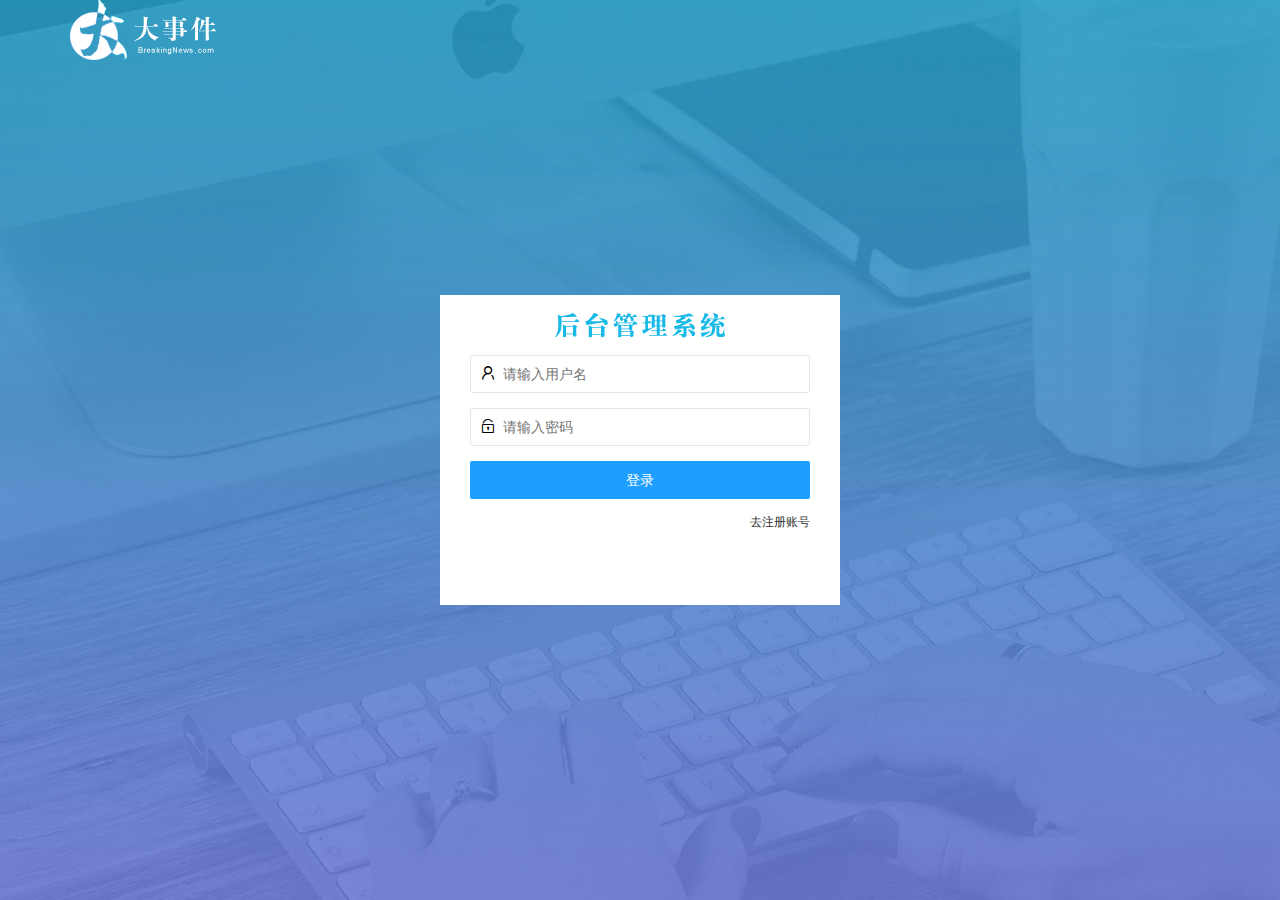
<file: login.html>
<!DOCTYPE html>
<html lang="en">

<head>
    <meta charset="UTF-8" />
    <meta http-equiv="X-UA-Compatible" content="IE=edge" />
    <meta name="viewport" content="width=device-width, initial-scale=1.0" />
    <title>大事件-登录</title>
    <!-- 导入 LayUI 样式 -->
    <link rel="stylesheet" href="/assets/lib/layui/css/layui.css" />
    <!-- 导入自定义样式 -->
    <link rel="stylesheet" href="/assets/css/login.css" />
</head>

<body>
    <!-- 头部 logo 区域 -->
    <div class="layui-main">
        <img src="/assets/images/logo.png" alt="" />
    </div>

    <!-- 登录注册区域 -->
    <div class="loginAndRegBox">
        <div class="title-box"></div>
        <!-- 登录 -->
        <div class="login-box">
            <form class="layui-form" id="form_login">

                <!-- 用户名 -->
                <div class="layui-form-item">
                    <i class="layui-icon layui-icon-username"></i>
                    <input type="text" name="username" required lay-verify="required" placeholder="请输入用户名"
                        autocomplete="off" class="layui-input" />
                </div>

                <!-- 密码 -->
                <div class="layui-form-item">
                    <i class="layui-icon layui-icon-password"></i>
                    <input type="password" name="password" required lay-verify="required" placeholder="请输入密码"
                        autocomplete="off" class="layui-input" />
                </div>

                <!-- 登录按钮 -->
                <div class="layui-form-item">
                    <!-- 注意：表单提交按钮和普通按钮的区别，就是 lay-submit 属性 -->
                    <button class="layui-btn layui-btn-normal layui-btn-fluid" lay-submit>
                        登录
                    </button>
                </div>
                <div class="layui-form-item link">
                    <a href="javascript:;" id="link_reg">去注册账号</a>
                </div>
            </form>
        </div>
        <!-- 注册 -->
        <div class="reg-box">
            <form class="layui-form" id="form_reg">
                <!-- 用户名 -->
                <div class="layui-form-item">
                    <i class="layui-icon layui-icon-username"></i>
                    <input type="text" name="username" required lay-verify="required" placeholder="请输入用户名"
                        autocomplete="off" class="layui-input" />
                </div>

                <!-- 密码 -->
                <div class="layui-form-item">
                    <i class="layui-icon layui-icon-password"></i>
                    <input type="password" name="password" required lay-verify="required|pwd" placeholder="请输入密码"
                        autocomplete="off" class="layui-input" />
                </div>

                <!-- 确认密码 -->
                <div class="layui-form-item">
                    <i class="layui-icon layui-icon-password"></i>
                    <input type="password" name="repassword" required lay-verify="required|pwd|repwd"
                        placeholder="再次确认密码" autocomplete="off" class="layui-input" />
                </div>

                <!-- 注册按钮 -->
                <div class="layui-form-item">
                    <!-- 注意：表单提交按钮和普通按钮的区别，就是 lay-submit 属性 -->
                    <button class="layui-btn layui-btn-normal layui-btn-fluid" lay-submit>
                        注册
                    </button>
                </div>
                <div class="layui-form-item link">
                    <a href="javascript:;" id="link_login">去登录</a>
                </div>
            </form>
        </div>
    </div>
</body>
<!-- 引入 layui 的js -->
<script src="/assets/lib/layui/layui.all.js"></script>
<!-- 引入 jq -->
<script src="/assets/lib/jquery.js"></script>
<!-- 引入 自己的 js -->
<script src="/assets/js/baseAPI.js"></script>
<script src="/assets/js/login.js"></script>

</html>
</file>
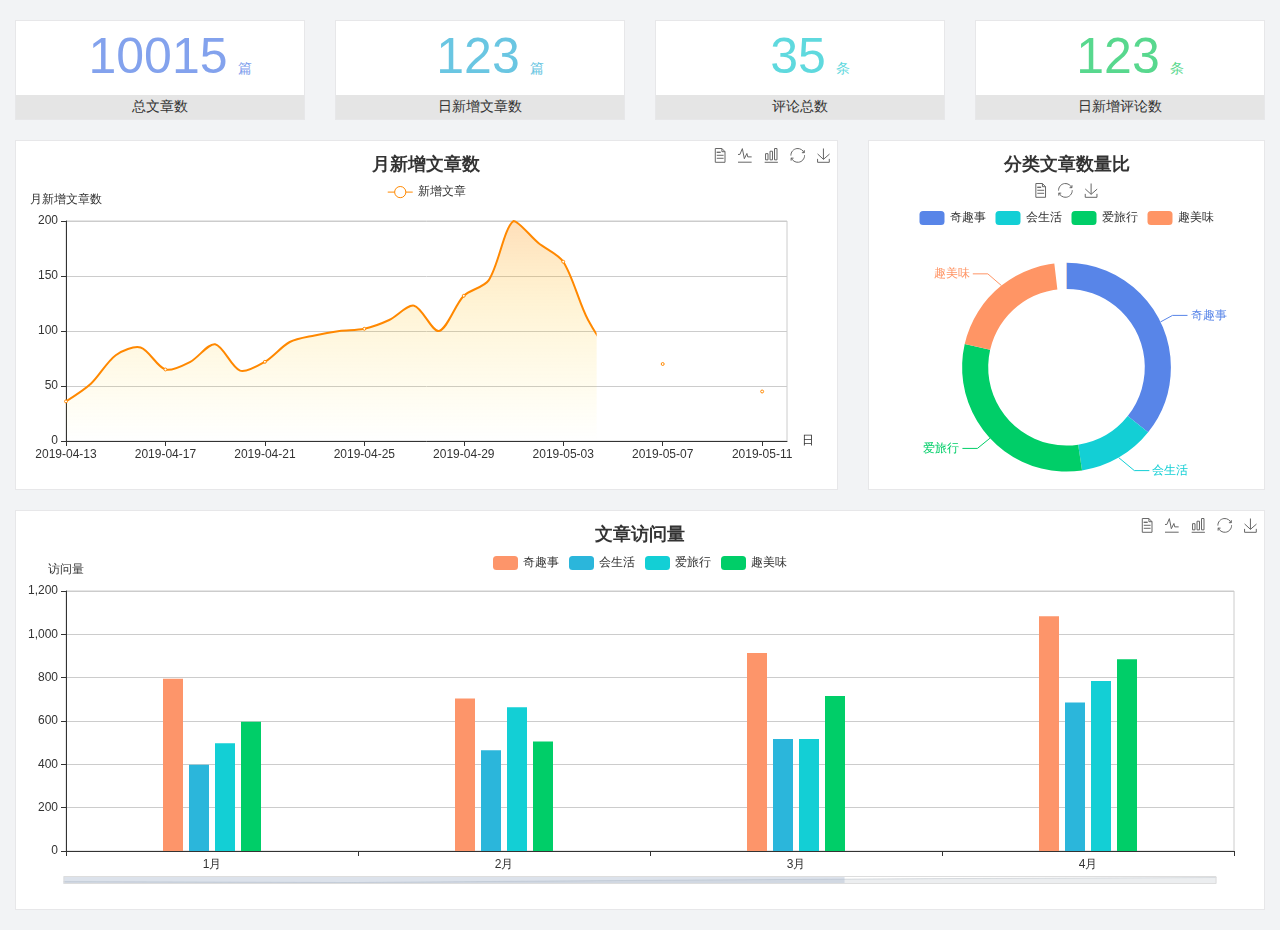
<file: home/dashboard.html>
<!DOCTYPE html>
<html lang="en">

<head>
  <meta charset="UTF-8">
  <meta name="viewport" content="width=device-width, initial-scale=1.0">
  <meta http-equiv="X-UA-Compatible" content="ie=edge">
  <title>图表统计</title>
  <link rel="stylesheet" href="../../assets/lib/bootstrap.css" />
  <link rel="stylesheet" href="../../assets/lib/main.css" />
  <script src="../../assets/lib/jquery.js"></script>
  <script type="text/javascript" src="../../assets/lib/echarts.min.js"></script>
</head>

<body>
  <div class="container-fluid">
    <div class="row spannel_list">
      <div class="col-sm-3 col-xs-6">
        <div class="spannel">
          <em>10015</em><span>篇</span>
          <b>总文章数</b>
        </div>
      </div>
      <div class="col-sm-3 col-xs-6">
        <div class="spannel scolor01">
          <em>123</em><span>篇</span>
          <b>日新增文章数</b>
        </div>
      </div>
      <div class="col-sm-3 col-xs-6">
        <div class="spannel scolor02">
          <em>35</em><span>条</span>
          <b>评论总数</b>
        </div>
      </div>
      <div class="col-sm-3 col-xs-6">
        <div class="spannel scolor03">
          <em>123</em><span>条</span>
          <b>日新增评论数</b>
        </div>
      </div>
    </div>
  </div>

  <div class="container-fluid">
    <div class="row curve-pie">
      <div class="col-lg-8 col-md-8">
        <div class="gragh_pannel" id="curve_show"></div>
      </div>
      <div class="col-lg-4 col-md-4">
        <div class="gragh_pannel" id="pie_show"></div>
      </div>
    </div>
  </div>

  <div class="container-fluid">
    <div class="column_pannel" id="column_show"></div>
  </div>

  <script>
    var oChart = echarts.init(document.getElementById('curve_show'));
    var aList_all = [
      { 'count': 36, 'date': '2019-04-13' },
      { 'count': 52, 'date': '2019-04-14' },
      { 'count': 78, 'date': '2019-04-15' },
      { 'count': 85, 'date': '2019-04-16' },
      { 'count': 65, 'date': '2019-04-17' },
      { 'count': 72, 'date': '2019-04-18' },
      { 'count': 88, 'date': '2019-04-19' },
      { 'count': 64, 'date': '2019-04-20' },
      { 'count': 72, 'date': '2019-04-21' },
      { 'count': 90, 'date': '2019-04-22' },
      { 'count': 96, 'date': '2019-04-23' },
      { 'count': 100, 'date': '2019-04-24' },
      { 'count': 102, 'date': '2019-04-25' },
      { 'count': 110, 'date': '2019-04-26' },
      { 'count': 123, 'date': '2019-04-27' },
      { 'count': 100, 'date': '2019-04-28' },
      { 'count': 132, 'date': '2019-04-29' },
      { 'count': 146, 'date': '2019-04-30' },
      { 'count': 200, 'date': '2019-05-01' },
      { 'count': 180, 'date': '2019-05-02' },
      { 'count': 163, 'date': '2019-05-03' },
      { 'count': 110, 'date': '2019-05-04' },
      { 'count': 80, 'date': '2019-05-05' },
      { 'count': 82, 'date': '2019-05-06' },
      { 'count': 70, 'date': '2019-05-07' },
      { 'count': 65, 'date': '2019-05-08' },
      { 'count': 54, 'date': '2019-05-09' },
      { 'count': 40, 'date': '2019-05-10' },
      { 'count': 45, 'date': '2019-05-11' },
      { 'count': 38, 'date': '2019-05-12' },
    ];

    let aCount = [];
    let aDate = [];

    for (var i = 0; i < aList_all.length; i++) {
      aCount.push(aList_all[i].count);
      aDate.push(aList_all[i].date);
    }

    var chartopt = {
      title: {
        text: '月新增文章数',
        left: 'center',
        top: '10'
      },
      tooltip: {
        trigger: 'axis'
      },
      legend: {
        data: ['新增文章'],
        top: '40'
      },
      toolbox: {
        show: true,
        feature: {
          mark: { show: true },
          dataView: { show: true, readOnly: false },
          magicType: { show: true, type: ['line', 'bar'] },
          restore: { show: true },
          saveAsImage: { show: true }
        }
      },
      calculable: true,
      xAxis: [
        {
          name: '日',
          type: 'category',
          boundaryGap: false,
          data: aDate
        }
      ],
      yAxis: [
        {
          name: '月新增文章数',
          type: 'value'
        }
      ],
      series: [
        {
          name: '新增文章',
          type: 'line',
          smooth: true,
          itemStyle: { normal: { areaStyle: { type: 'default' }, color: '#f80' }, lineStyle: { color: '#f80' } },
          data: aCount
        }],
      areaStyle: {
        normal: {
          color: new echarts.graphic.LinearGradient(0, 0, 0, 1, [{
            offset: 0,
            color: 'rgba(255,136,0,0.39)'
          }, {
            offset: .34,
            color: 'rgba(255,180,0,0.25)'
          }, {
            offset: 1,
            color: 'rgba(255,222,0,0.00)'
          }])

        }
      },
      grid: {
        show: true,
        x: 50,
        x2: 50,
        y: 80,
        height: 220
      }
    };

    oChart.setOption(chartopt);


    var oPie = echarts.init(document.getElementById('pie_show'));
    var oPieopt =
    {
      title: {
        top: 10,
        text: '分类文章数量比',
        x: 'center'
      },
      tooltip: {
        trigger: 'item',
        formatter: "{a} <br/>{b} : {c} ({d}%)"
      },
      color: ['#5885e8', '#13cfd5', '#00ce68', '#ff9565'],
      legend: {
        x: 'center',
        top: 65,
        data: ['奇趣事', '会生活', '爱旅行', '趣美味']
      },
      toolbox: {
        show: true,
        x: 'center',
        top: 35,
        feature: {
          mark: { show: true },
          dataView: { show: true, readOnly: false },
          magicType: {
            show: true,
            type: ['pie', 'funnel'],
            option: {
              funnel: {
                x: '25%',
                width: '50%',
                funnelAlign: 'left',
                max: 1548
              }
            }
          },
          restore: { show: true },
          saveAsImage: { show: true }
        }
      },
      calculable: true,
      series: [
        {
          name: '访问来源',
          type: 'pie',
          radius: ['45%', '60%'],
          center: ['50%', '65%'],
          data: [
            { value: 300, name: '奇趣事' },
            { value: 100, name: '会生活' },
            { value: 260, name: '爱旅行' },
            { value: 180, name: '趣美味' }
          ]
        }
      ]
    };
    oPie.setOption(oPieopt);



    var oColumn = this.echarts.init(document.getElementById('column_show'));
    var oColumnopt =
    {
      title: {
        text: '文章访问量',
        left: 'center',
        top: '10'
      },
      tooltip: {
        trigger: 'axis'
      },
      legend: {
        data: ['奇趣事', '会生活', '爱旅行', '趣美味'],
        top: '40'
      },
      toolbox: {
        show: true,
        feature: {
          mark: { show: true },
          dataView: { show: true, readOnly: false },
          magicType: { show: true, type: ['line', 'bar'] },
          restore: { show: true },
          saveAsImage: { show: true }
        }
      },
      calculable: true,
      xAxis: [
        {
          type: 'category',
          data: ['1月', '2月', '3月', '4月', '5月']
        }
      ],
      yAxis: [
        {
          name: '访问量',
          type: 'value'
        }
      ],
      series: [
        {
          name: '奇趣事',
          type: 'bar',
          barWidth: 20,
          itemStyle: {
            normal: { areaStyle: { type: 'default' }, color: '#fd956a' }
          },
          data: [800, 708, 920, 1090, 1200]
        },
        {
          name: '会生活',
          type: 'bar',
          barWidth: 20,
          itemStyle: {
            normal: { areaStyle: { type: 'default' }, color: '#2bb6db' }
          },
          data: [400, 468, 520, 690, 800]
        },
        {
          name: '爱旅行',
          type: 'bar',
          barWidth: 20,
          itemStyle: {
            normal: { areaStyle: { type: 'default' }, color: '#13cfd5' }
          },
          data: [500, 668, 520, 790, 900]
        },
        {
          name: '趣美味',
          type: 'bar',
          barWidth: 20,
          itemStyle: {
            normal: { areaStyle: { type: 'default' }, color: '#00ce68' }
          },
          data: [600, 508, 720, 890, 1000]
        }
      ],
      grid: {
        show: true,
        x: 50,
        x2: 30,
        y: 80,
        height: 260
      },
      dataZoom: [//给x轴设置滚动条
        {
          start: 0,//默认为0
          end: 100 - 1000 / 31,//默认为100
          type: 'slider',
          show: true,
          xAxisIndex: [0],
          handleSize: 0,//滑动条的 左右2个滑动条的大小
          height: 8,//组件高度
          left: 45, //左边的距离
          right: 50,//右边的距离
          bottom: 26,//右边的距离
          handleColor: '#ddd',//h滑动图标的颜色
          handleStyle: {
            borderColor: "#cacaca",
            borderWidth: "1",
            shadowBlur: 2,
            background: "#ddd",
            shadowColor: "#ddd",
          }
        }]
    };
    oColumn.setOption(oColumnopt);
  </script>
</body>

</html>
</file>
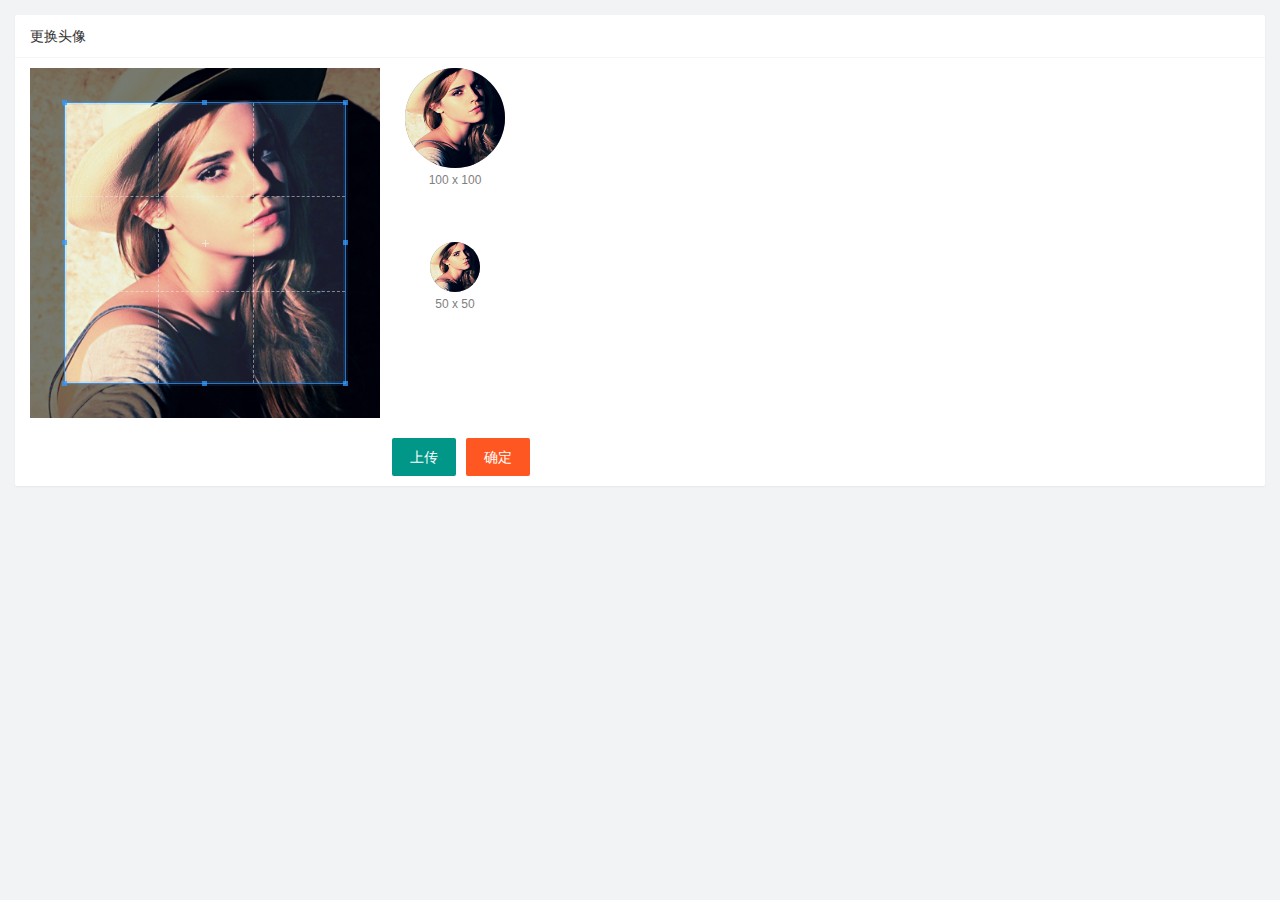
<file: user/user_avatar.html>
<!DOCTYPE html>
<html lang="en">

<head>
    <meta charset="UTF-8" />
    <meta http-equiv="X-UA-Compatible" content="IE=edge" />
    <meta name="viewport" content="width=device-width, initial-scale=1.0" />
    <title>Document</title>
    <link rel="stylesheet" href="/assets/lib/layui/css/layui.css" />
    <link rel="stylesheet" href="/assets/lib/cropper/cropper.css" />
    <link rel="stylesheet" href="/assets/css/user/user_avatar.css" />
</head>

<body>
    <div class="layui-card">
        <div class="layui-card-header">更换头像</div>
        <div class="layui-card-body">
            <!-- 第一行的图片裁剪和预览区域 -->
            <div class="row1">
                <!-- 图片裁剪区域 -->
                <div class="cropper-box">
                    <!-- 这个 img 标签很重要，将来会把它初始化为裁剪区域 -->
                    <img id="image" src="/assets/images/sample.jpg" />
                </div>
                <!-- 图片的预览区域 -->
                <div class="preview-box">
                    <div>
                        <!-- 宽高为 100px 的预览区域 -->
                        <div class="img-preview w100"></div>
                        <p class="size">100 x 100</p>
                    </div>
                    <div>
                        <!-- 宽高为 50px 的预览区域 -->
                        <div class="img-preview w50"></div>
                        <p class="size">50 x 50</p>
                    </div>
                </div>
            </div>
            <!-- 第二行的按钮区域 -->
            <div class="row2">
                <!-- accept -- 限制文件上传类型 -->
                <input type="file" id="file" accept="image/png,image/jpeg" />
                <button type="button" class="layui-btn" id="btnChooseImage">上传</button>
                <button type="button" class="layui-btn layui-btn-danger" id="btnUpload">确定</button>
            </div>
        </div>
    </div>
</body>
<script src="/assets/lib/layui/layui.all.js"></script>
<script src="/assets/lib/jquery.js"></script>
<script src="/assets/lib/cropper/Cropper.js"></script>
<script src="/assets/lib/cropper/jquery-cropper.js"></script>
<script src="/assets/js/baseAPI.js"></script>
<script src="/assets/js/user/user_avatar.js"></script>

</html>
</file>
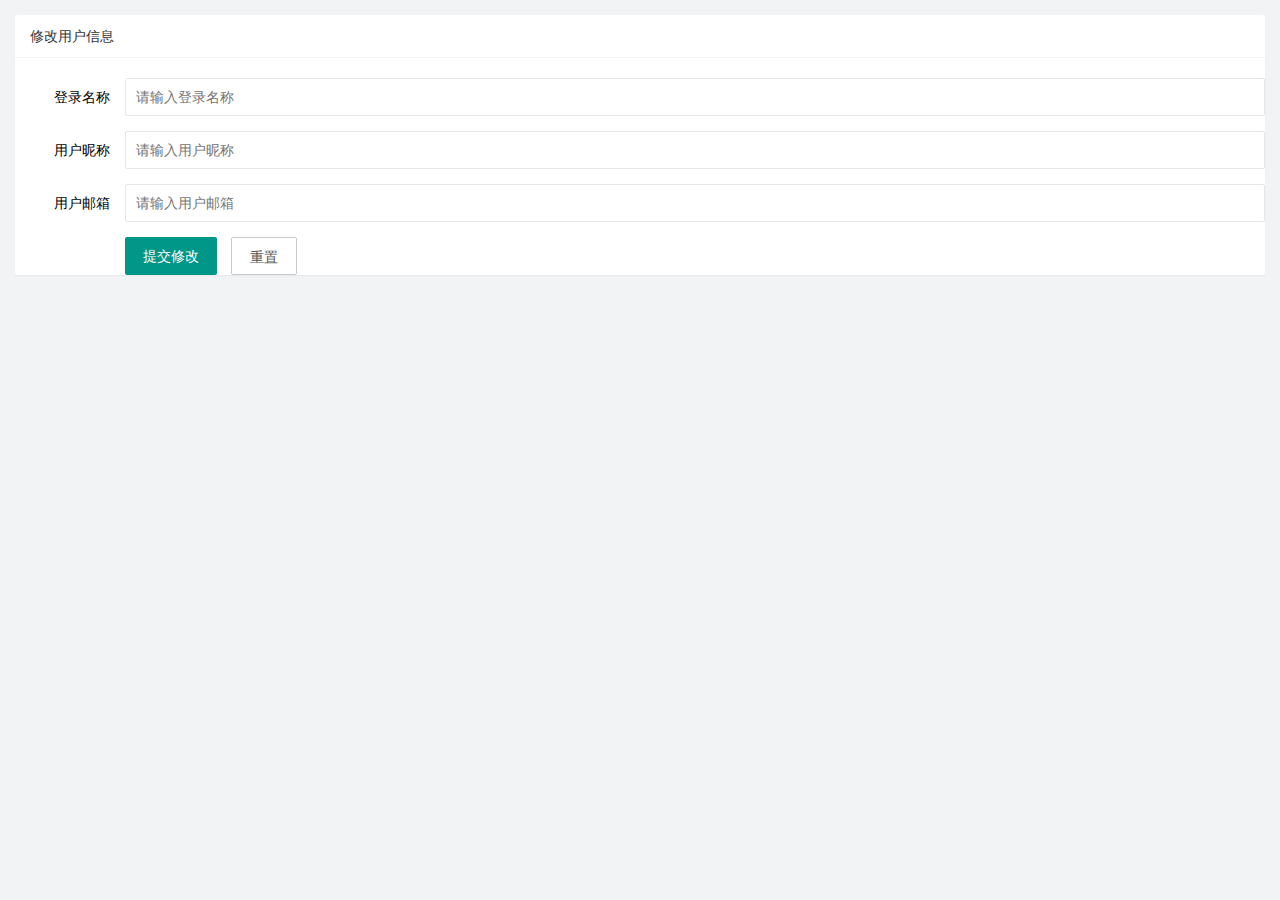
<file: user/user_info.html>
<!DOCTYPE html>
<html lang="en">

<head>
    <meta charset="UTF-8" />
    <meta http-equiv="X-UA-Compatible" content="IE=edge" />
    <meta name="viewport" content="width=device-width, initial-scale=1.0" />
    <title>Document</title>
    <link rel="stylesheet" href="/assets/lib/layui/css/layui.css">
    <link rel="stylesheet" href="/assets/css/user/user_info.css" />
</head>

<body>
    <div class="layui-card">
        <div class="layui-card-header">修改用户信息</div>
        <div class="layui-card-body"></div>
        <!-- form 表单 -->
        <form class="layui-form" action="" lay-filter="formUserInfo">
            <!-- 隐藏域 -->
            <input type="hidden" name="id">
            <div class="layui-form-item">
                <label class="layui-form-label">登录名称</label>
                <div class="layui-input-block">
                    <input type="text" name="username" required readonly lay-verify="required" placeholder="请输入登录名称"
                        autocomplete="off" class="layui-input" />
                </div>
            </div>
            <div class="layui-form-item">
                <label class="layui-form-label">用户昵称</label>
                <div class="layui-input-block">
                    <input type="text" name="nickname" required lay-verify="required|nickname" placeholder="请输入用户昵称"
                        autocomplete="off" class="layui-input" />
                </div>
            </div>
            <div class="layui-form-item">
                <label class="layui-form-label">用户邮箱</label>
                <div class="layui-input-block">
                    <input type="text" name="email" required lay-verify="required|email" placeholder="请输入用户邮箱"
                        autocomplete="off" class="layui-input" />
                </div>
            </div>
            <div class="layui-form-item">
                <div class="layui-input-block">
                    <button class="layui-btn" lay-submit lay-filter="formDemo">提交修改</button>
                    <button type="reset" class="layui-btn layui-btn-primary" id="btnReset">重置</button>
                </div>
            </div>
        </form>
    </div>
</body>
<script src="/assets/lib/layui/layui.all.js"></script>
<script src="/assets/lib/jquery.js"></script>
<script src="/assets/js/baseAPI.js"></script>
<script src="/assets/js/user/user_info.js"></script>

</html>
</file>
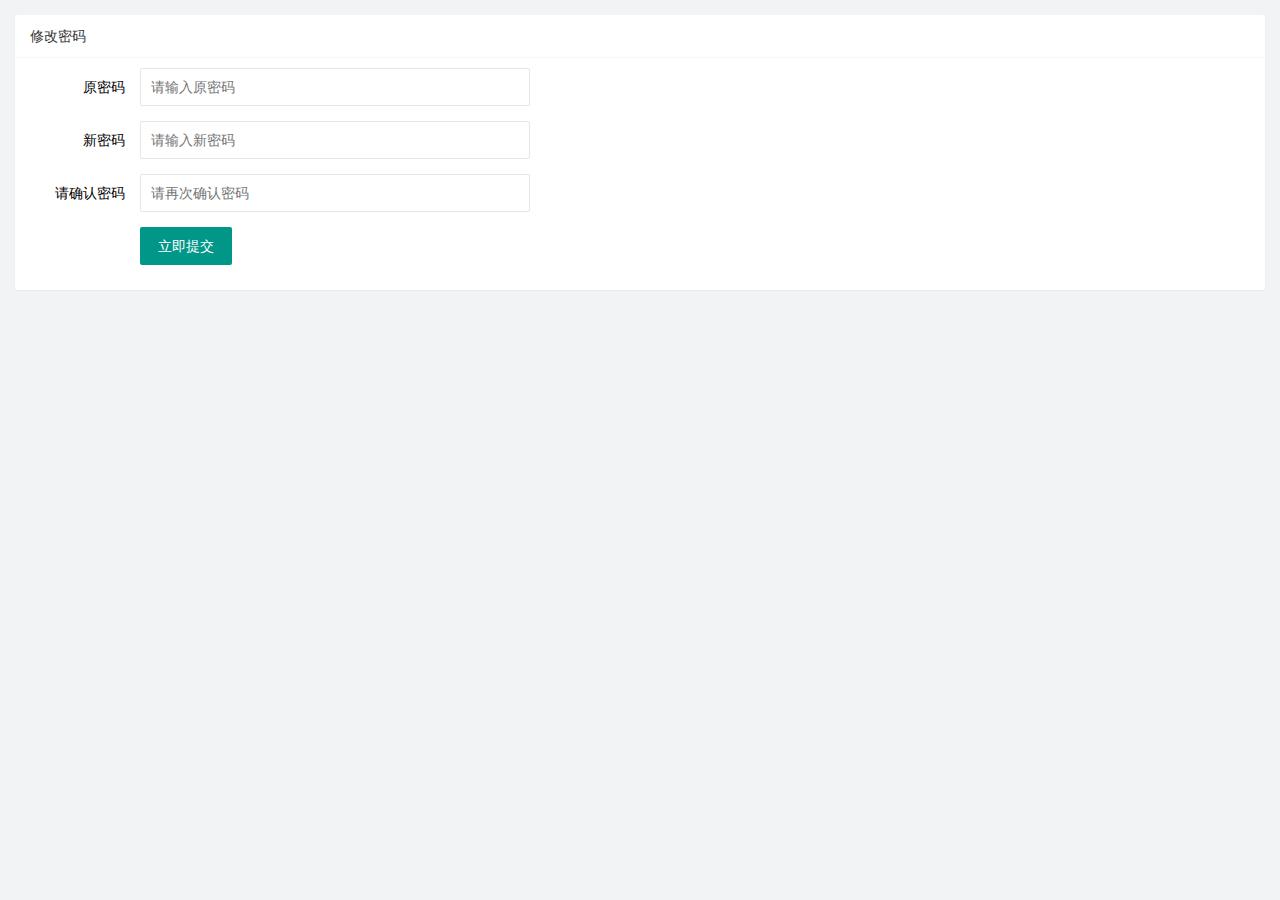
<file: user/user_pwd.html>
<!DOCTYPE html>
<html lang="en">

<head>
    <meta charset="UTF-8" />
    <meta http-equiv="X-UA-Compatible" content="IE=edge" />
    <meta name="viewport" content="width=device-width, initial-scale=1.0" />
    <title>Document</title>
    <link rel="stylesheet" href="/assets/lib/layui/css/layui.css" />
    <link rel="stylesheet" href="/assets/css/user/user_pwd.css" />
</head>

<body>
    <div class="layui-card">
        <div class="layui-card-header">修改密码</div>
        <div class="layui-card-body">
            <form class="layui-form" action="">
                <div class="layui-form-item">
                    <label class="layui-form-label">原密码</label>
                    <div class="layui-input-block">
                        <input type="password" name="oldPwd" required lay-verify="required|pwd" placeholder="请输入原密码"
                            autocomplete="off" class="layui-input" />
                    </div>
                </div>
                <div class="layui-form-item">
                    <label class="layui-form-label">新密码</label>
                    <div class="layui-input-block">
                        <input type="password" name="newPwd" required lay-verify="required|pwd|samePwd"
                            placeholder="请输入新密码" autocomplete="off" class="layui-input" />
                    </div>
                </div>
                <div class="layui-form-item">
                    <label class="layui-form-label">请确认密码</label>
                    <div class="layui-input-block">
                        <input type="password" name="rePwd" required lay-verify="required|pwd|rePwd"
                            placeholder="请再次确认密码" autocomplete="off" class="layui-input" />
                    </div>
                </div>
                <div class="layui-form-item">
                    <div class="layui-input-block">
                        <button class="layui-btn" lay-submit lay-filter="formDemo">
                            立即提交
                        </button>
                        <!-- <button type="reset" class="layui-btn layui-btn-primary">
                            重置
                        </button> -->
                    </div>
                </div>
            </form>
        </div>
    </div>
</body>
<!-- 导入 layui 的 js -->
<script src="/assets/lib/layui/layui.all.js"></script>
<!-- 导入 jQuery -->
<script src="/assets/lib/jquery.js"></script>
<!-- 导入 baseAPI -->
<script src="/assets/js/baseAPI.js"></script>
<!-- 导入自己的 js -->
<script src="/assets/js/user/user_pwd.js"></script>

</html>
</file>
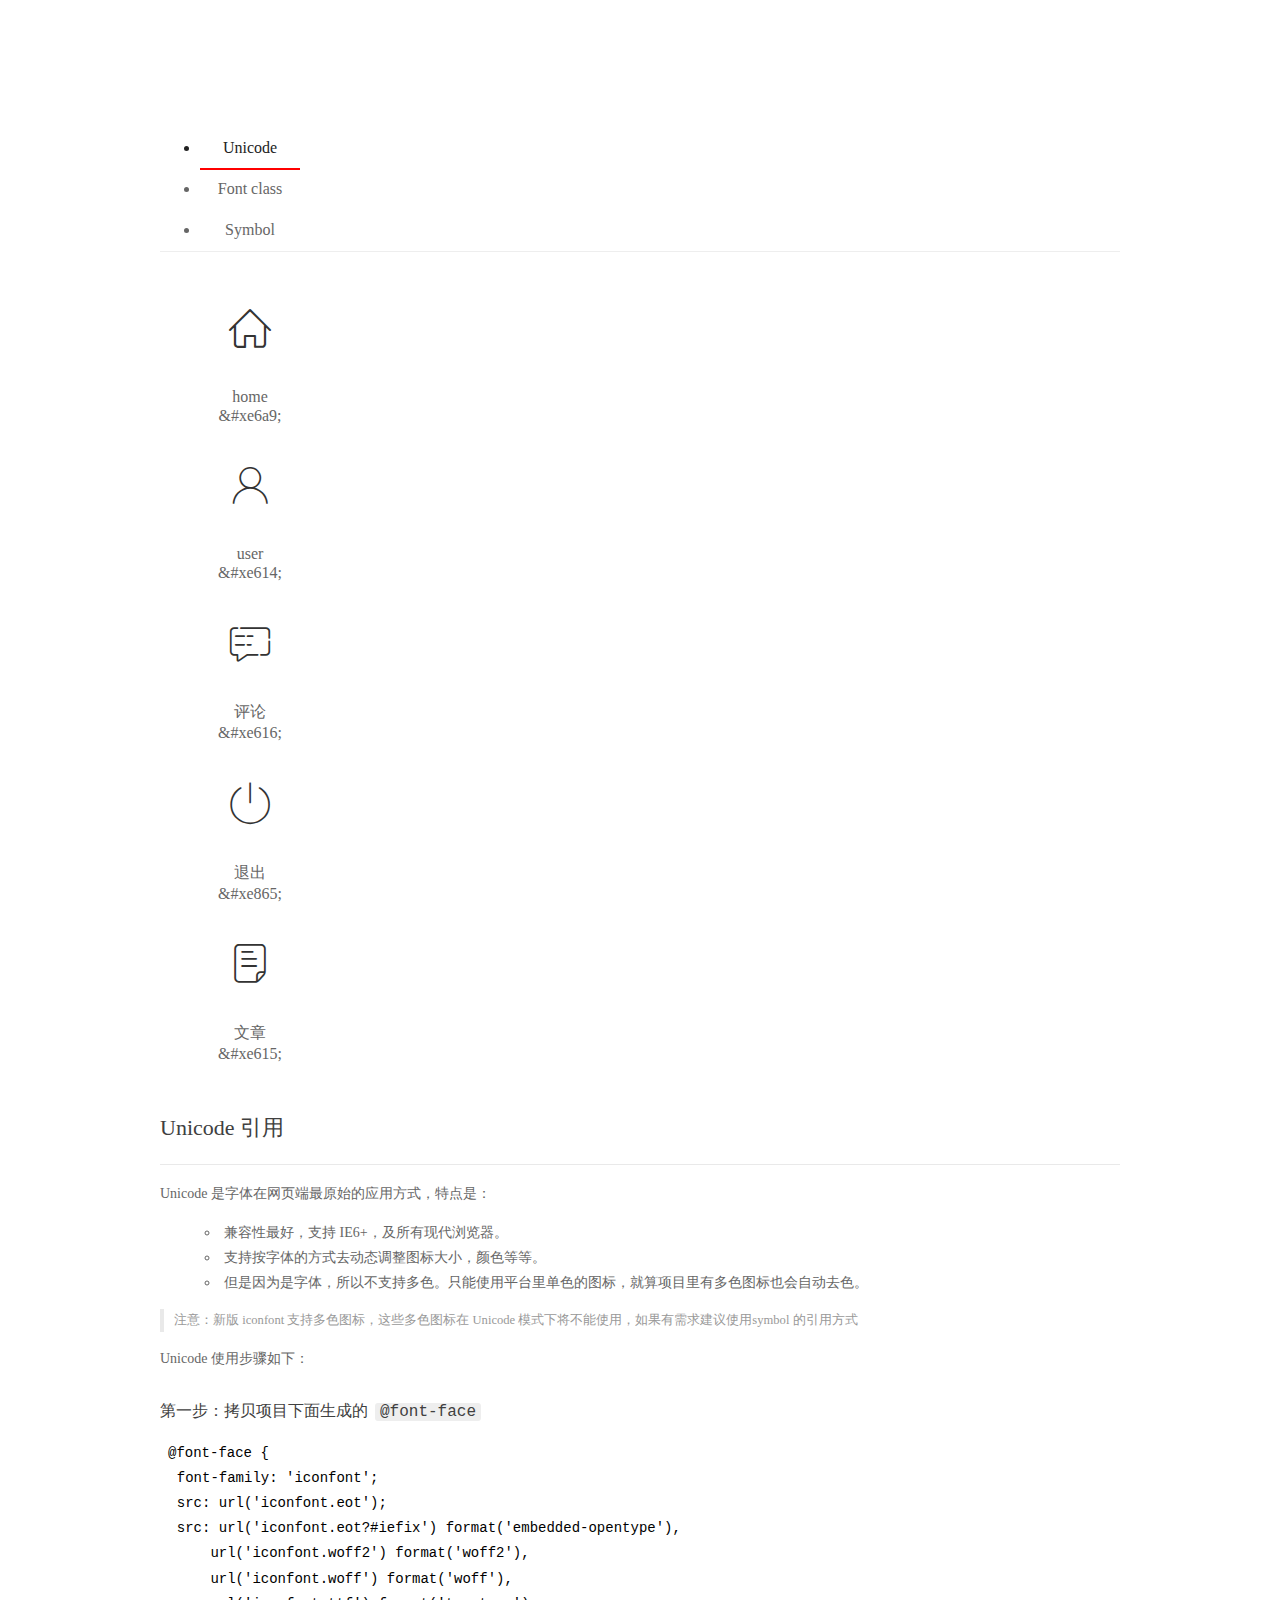
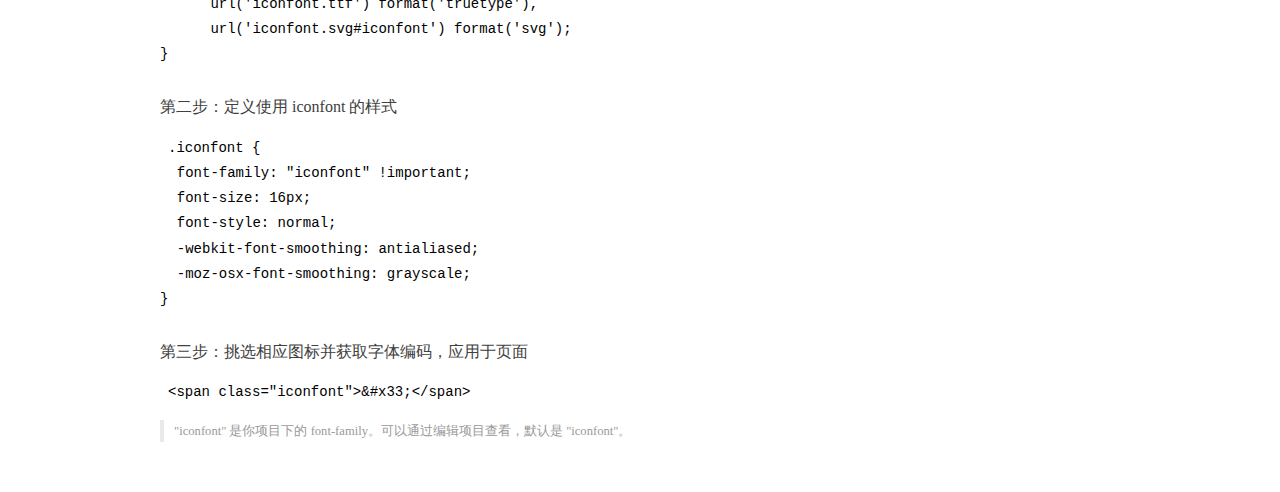
<file: assets/fonts/demo_index.html>
<!DOCTYPE html>
<html>
<head>
  <meta charset="utf-8"/>
  <title>IconFont Demo</title>
  <link rel="shortcut icon" href="https://gtms04.alicdn.com/tps/i4/TB1_oz6GVXXXXaFXpXXJDFnIXXX-64-64.ico" type="image/x-icon"/>
  <link rel="stylesheet" href="https://g.alicdn.com/thx/cube/1.3.2/cube.min.css">
  <link rel="stylesheet" href="demo.css">
  <link rel="stylesheet" href="iconfont.css">
  <script src="iconfont.js"></script>
  <!-- jQuery -->
  <script src="https://a1.alicdn.com/oss/uploads/2018/12/26/7bfddb60-08e8-11e9-9b04-53e73bb6408b.js"></script>
  <!-- 代码高亮 -->
  <script src="https://a1.alicdn.com/oss/uploads/2018/12/26/a3f714d0-08e6-11e9-8a15-ebf944d7534c.js"></script>
</head>
<body>
  <div class="main">
    <h1 class="logo"><a href="https://www.iconfont.cn/" title="iconfont 首页" target="_blank">&#xe86b;</a></h1>
    <div class="nav-tabs">
      <ul id="tabs" class="dib-box">
        <li class="dib active"><span>Unicode</span></li>
        <li class="dib"><span>Font class</span></li>
        <li class="dib"><span>Symbol</span></li>
      </ul>
      
    </div>
    <div class="tab-container">
      <div class="content unicode" style="display: block;">
          <ul class="icon_lists dib-box">
          
            <li class="dib">
              <span class="icon iconfont">&#xe6a9;</span>
                <div class="name">home</div>
                <div class="code-name">&amp;#xe6a9;</div>
              </li>
          
            <li class="dib">
              <span class="icon iconfont">&#xe614;</span>
                <div class="name">user</div>
                <div class="code-name">&amp;#xe614;</div>
              </li>
          
            <li class="dib">
              <span class="icon iconfont">&#xe616;</span>
                <div class="name">评论</div>
                <div class="code-name">&amp;#xe616;</div>
              </li>
          
            <li class="dib">
              <span class="icon iconfont">&#xe865;</span>
                <div class="name">退出</div>
                <div class="code-name">&amp;#xe865;</div>
              </li>
          
            <li class="dib">
              <span class="icon iconfont">&#xe615;</span>
                <div class="name">文章</div>
                <div class="code-name">&amp;#xe615;</div>
              </li>
          
          </ul>
          <div class="article markdown">
          <h2 id="unicode-">Unicode 引用</h2>
          <hr>

          <p>Unicode 是字体在网页端最原始的应用方式，特点是：</p>
          <ul>
            <li>兼容性最好，支持 IE6+，及所有现代浏览器。</li>
            <li>支持按字体的方式去动态调整图标大小，颜色等等。</li>
            <li>但是因为是字体，所以不支持多色。只能使用平台里单色的图标，就算项目里有多色图标也会自动去色。</li>
          </ul>
          <blockquote>
            <p>注意：新版 iconfont 支持多色图标，这些多色图标在 Unicode 模式下将不能使用，如果有需求建议使用symbol 的引用方式</p>
          </blockquote>
          <p>Unicode 使用步骤如下：</p>
          <h3 id="-font-face">第一步：拷贝项目下面生成的 <code>@font-face</code></h3>
<pre><code class="language-css"
>@font-face {
  font-family: 'iconfont';
  src: url('iconfont.eot');
  src: url('iconfont.eot?#iefix') format('embedded-opentype'),
      url('iconfont.woff2') format('woff2'),
      url('iconfont.woff') format('woff'),
      url('iconfont.ttf') format('truetype'),
      url('iconfont.svg#iconfont') format('svg');
}
</code></pre>
          <h3 id="-iconfont-">第二步：定义使用 iconfont 的样式</h3>
<pre><code class="language-css"
>.iconfont {
  font-family: "iconfont" !important;
  font-size: 16px;
  font-style: normal;
  -webkit-font-smoothing: antialiased;
  -moz-osx-font-smoothing: grayscale;
}
</code></pre>
          <h3 id="-">第三步：挑选相应图标并获取字体编码，应用于页面</h3>
<pre>
<code class="language-html"
>&lt;span class="iconfont"&gt;&amp;#x33;&lt;/span&gt;
</code></pre>
          <blockquote>
            <p>"iconfont" 是你项目下的 font-family。可以通过编辑项目查看，默认是 "iconfont"。</p>
          </blockquote>
          </div>
      </div>
      <div class="content font-class">
        <ul class="icon_lists dib-box">
          
          <li class="dib">
            <span class="icon iconfont icon-home"></span>
            <div class="name">
              home
            </div>
            <div class="code-name">.icon-home
            </div>
          </li>
          
          <li class="dib">
            <span class="icon iconfont icon-user"></span>
            <div class="name">
              user
            </div>
            <div class="code-name">.icon-user
            </div>
          </li>
          
          <li class="dib">
            <span class="icon iconfont icon-pinglun"></span>
            <div class="name">
              评论
            </div>
            <div class="code-name">.icon-pinglun
            </div>
          </li>
          
          <li class="dib">
            <span class="icon iconfont icon-tuichu"></span>
            <div class="name">
              退出
            </div>
            <div class="code-name">.icon-tuichu
            </div>
          </li>
          
          <li class="dib">
            <span class="icon iconfont icon-16"></span>
            <div class="name">
              文章
            </div>
            <div class="code-name">.icon-16
            </div>
          </li>
          
        </ul>
        <div class="article markdown">
        <h2 id="font-class-">font-class 引用</h2>
        <hr>

        <p>font-class 是 Unicode 使用方式的一种变种，主要是解决 Unicode 书写不直观，语意不明确的问题。</p>
        <p>与 Unicode 使用方式相比，具有如下特点：</p>
        <ul>
          <li>兼容性良好，支持 IE8+，及所有现代浏览器。</li>
          <li>相比于 Unicode 语意明确，书写更直观。可以很容易分辨这个 icon 是什么。</li>
          <li>因为使用 class 来定义图标，所以当要替换图标时，只需要修改 class 里面的 Unicode 引用。</li>
          <li>不过因为本质上还是使用的字体，所以多色图标还是不支持的。</li>
        </ul>
        <p>使用步骤如下：</p>
        <h3 id="-fontclass-">第一步：引入项目下面生成的 fontclass 代码：</h3>
<pre><code class="language-html">&lt;link rel="stylesheet" href="./iconfont.css"&gt;
</code></pre>
        <h3 id="-">第二步：挑选相应图标并获取类名，应用于页面：</h3>
<pre><code class="language-html">&lt;span class="iconfont icon-xxx"&gt;&lt;/span&gt;
</code></pre>
        <blockquote>
          <p>"
            iconfont" 是你项目下的 font-family。可以通过编辑项目查看，默认是 "iconfont"。</p>
        </blockquote>
      </div>
      </div>
      <div class="content symbol">
          <ul class="icon_lists dib-box">
          
            <li class="dib">
                <svg class="icon svg-icon" aria-hidden="true">
                  <use xlink:href="#icon-home"></use>
                </svg>
                <div class="name">home</div>
                <div class="code-name">#icon-home</div>
            </li>
          
            <li class="dib">
                <svg class="icon svg-icon" aria-hidden="true">
                  <use xlink:href="#icon-user"></use>
                </svg>
                <div class="name">user</div>
                <div class="code-name">#icon-user</div>
            </li>
          
            <li class="dib">
                <svg class="icon svg-icon" aria-hidden="true">
                  <use xlink:href="#icon-pinglun"></use>
                </svg>
                <div class="name">评论</div>
                <div class="code-name">#icon-pinglun</div>
            </li>
          
            <li class="dib">
                <svg class="icon svg-icon" aria-hidden="true">
                  <use xlink:href="#icon-tuichu"></use>
                </svg>
                <div class="name">退出</div>
                <div class="code-name">#icon-tuichu</div>
            </li>
          
            <li class="dib">
                <svg class="icon svg-icon" aria-hidden="true">
                  <use xlink:href="#icon-16"></use>
                </svg>
                <div class="name">文章</div>
                <div class="code-name">#icon-16</div>
            </li>
          
          </ul>
          <div class="article markdown">
          <h2 id="symbol-">Symbol 引用</h2>
          <hr>

          <p>这是一种全新的使用方式，应该说这才是未来的主流，也是平台目前推荐的用法。相关介绍可以参考这篇<a href="">文章</a>
            这种用法其实是做了一个 SVG 的集合，与另外两种相比具有如下特点：</p>
          <ul>
            <li>支持多色图标了，不再受单色限制。</li>
            <li>通过一些技巧，支持像字体那样，通过 <code>font-size</code>, <code>color</code> 来调整样式。</li>
            <li>兼容性较差，支持 IE9+，及现代浏览器。</li>
            <li>浏览器渲染 SVG 的性能一般，还不如 png。</li>
          </ul>
          <p>使用步骤如下：</p>
          <h3 id="-symbol-">第一步：引入项目下面生成的 symbol 代码：</h3>
<pre><code class="language-html">&lt;script src="./iconfont.js"&gt;&lt;/script&gt;
</code></pre>
          <h3 id="-css-">第二步：加入通用 CSS 代码（引入一次就行）：</h3>
<pre><code class="language-html">&lt;style&gt;
.icon {
  width: 1em;
  height: 1em;
  vertical-align: -0.15em;
  fill: currentColor;
  overflow: hidden;
}
&lt;/style&gt;
</code></pre>
          <h3 id="-">第三步：挑选相应图标并获取类名，应用于页面：</h3>
<pre><code class="language-html">&lt;svg class="icon" aria-hidden="true"&gt;
  &lt;use xlink:href="#icon-xxx"&gt;&lt;/use&gt;
&lt;/svg&gt;
</code></pre>
          </div>
      </div>

    </div>
  </div>
  <script>
  $(document).ready(function () {
      $('.tab-container .content:first').show()

      $('#tabs li').click(function (e) {
        var tabContent = $('.tab-container .content')
        var index = $(this).index()

        if ($(this).hasClass('active')) {
          return
        } else {
          $('#tabs li').removeClass('active')
          $(this).addClass('active')

          tabContent.hide().eq(index).fadeIn()
        }
      })
    })
  </script>
</body>
</html>
</file>
<file: assets/lib/layui/css/layui.css>
/** layui-v2.5.5 MIT License By https://www.layui.com */
 .layui-inline,img{display:inline-block;vertical-align:middle}h1,h2,h3,h4,h5,h6{font-weight:400}.layui-edge,.layui-header,.layui-inline,.layui-main{position:relative}.layui-body,.layui-edge,.layui-elip{overflow:hidden}.layui-btn,.layui-edge,.layui-inline,img{vertical-align:middle}.layui-btn,.layui-disabled,.layui-icon,.layui-unselect{-moz-user-select:none;-webkit-user-select:none;-ms-user-select:none}.layui-elip,.layui-form-checkbox span,.layui-form-pane .layui-form-label{text-overflow:ellipsis;white-space:nowrap}.layui-breadcrumb,.layui-tree-btnGroup{visibility:hidden}blockquote,body,button,dd,div,dl,dt,form,h1,h2,h3,h4,h5,h6,input,li,ol,p,pre,td,textarea,th,ul{margin:0;padding:0;-webkit-tap-highlight-color:rgba(0,0,0,0)}a:active,a:hover{outline:0}img{border:none}li{list-style:none}table{border-collapse:collapse;border-spacing:0}h4,h5,h6{font-size:100%}button,input,optgroup,option,select,textarea{font-family:inherit;font-size:inherit;font-style:inherit;font-weight:inherit;outline:0}pre{white-space:pre-wrap;white-space:-moz-pre-wrap;white-space:-pre-wrap;white-space:-o-pre-wrap;word-wrap:break-word}body{line-height:24px;font:14px Helvetica Neue,Helvetica,PingFang SC,Tahoma,Arial,sans-serif}hr{height:1px;margin:10px 0;border:0;clear:both}a{color:#333;text-decoration:none}a:hover{color:#777}a cite{font-style:normal;*cursor:pointer}.layui-border-box,.layui-border-box *{box-sizing:border-box}.layui-box,.layui-box *{box-sizing:content-box}.layui-clear{clear:both;*zoom:1}.layui-clear:after{content:'\20';clear:both;*zoom:1;display:block;height:0}.layui-inline{*display:inline;*zoom:1}.layui-edge{display:inline-block;width:0;height:0;border-width:6px;border-style:dashed;border-color:transparent}.layui-edge-top{top:-4px;border-bottom-color:#999;border-bottom-style:solid}.layui-edge-right{border-left-color:#999;border-left-style:solid}.layui-edge-bottom{top:2px;border-top-color:#999;border-top-style:solid}.layui-edge-left{border-right-color:#999;border-right-style:solid}.layui-disabled,.layui-disabled:hover{color:#d2d2d2!important;cursor:not-allowed!important}.layui-circle{border-radius:100%}.layui-show{display:block!important}.layui-hide{display:none!important}@font-face{font-family:layui-icon;src:url(../font/iconfont.eot?v=250);src:url(../font/iconfont.eot?v=250#iefix) format('embedded-opentype'),url(../font/iconfont.woff2?v=250) format('woff2'),url(../font/iconfont.woff?v=250) format('woff'),url(../font/iconfont.ttf?v=250) format('truetype'),url(../font/iconfont.svg?v=250#layui-icon) format('svg')}.layui-icon{font-family:layui-icon!important;font-size:16px;font-style:normal;-webkit-font-smoothing:antialiased;-moz-osx-font-smoothing:grayscale}.layui-icon-reply-fill:before{content:"\e611"}.layui-icon-set-fill:before{content:"\e614"}.layui-icon-menu-fill:before{content:"\e60f"}.layui-icon-search:before{content:"\e615"}.layui-icon-share:before{content:"\e641"}.layui-icon-set-sm:before{content:"\e620"}.layui-icon-engine:before{content:"\e628"}.layui-icon-close:before{content:"\1006"}.layui-icon-close-fill:before{content:"\1007"}.layui-icon-chart-screen:before{content:"\e629"}.layui-icon-star:before{content:"\e600"}.layui-icon-circle-dot:before{content:"\e617"}.layui-icon-chat:before{content:"\e606"}.layui-icon-release:before{content:"\e609"}.layui-icon-list:before{content:"\e60a"}.layui-icon-chart:before{content:"\e62c"}.layui-icon-ok-circle:before{content:"\1005"}.layui-icon-layim-theme:before{content:"\e61b"}.layui-icon-table:before{content:"\e62d"}.layui-icon-right:before{content:"\e602"}.layui-icon-left:before{content:"\e603"}.layui-icon-cart-simple:before{content:"\e698"}.layui-icon-face-cry:before{content:"\e69c"}.layui-icon-face-smile:before{content:"\e6af"}.layui-icon-survey:before{content:"\e6b2"}.layui-icon-tree:before{content:"\e62e"}.layui-icon-upload-circle:before{content:"\e62f"}.layui-icon-add-circle:before{content:"\e61f"}.layui-icon-download-circle:before{content:"\e601"}.layui-icon-templeate-1:before{content:"\e630"}.layui-icon-util:before{content:"\e631"}.layui-icon-face-surprised:before{content:"\e664"}.layui-icon-edit:before{content:"\e642"}.layui-icon-speaker:before{content:"\e645"}.layui-icon-down:before{content:"\e61a"}.layui-icon-file:before{content:"\e621"}.layui-icon-layouts:before{content:"\e632"}.layui-icon-rate-half:before{content:"\e6c9"}.layui-icon-add-circle-fine:before{content:"\e608"}.layui-icon-prev-circle:before{content:"\e633"}.layui-icon-read:before{content:"\e705"}.layui-icon-404:before{content:"\e61c"}.layui-icon-carousel:before{content:"\e634"}.layui-icon-help:before{content:"\e607"}.layui-icon-code-circle:before{content:"\e635"}.layui-icon-water:before{content:"\e636"}.layui-icon-username:before{content:"\e66f"}.layui-icon-find-fill:before{content:"\e670"}.layui-icon-about:before{content:"\e60b"}.layui-icon-location:before{content:"\e715"}.layui-icon-up:before{content:"\e619"}.layui-icon-pause:before{content:"\e651"}.layui-icon-date:before{content:"\e637"}.layui-icon-layim-uploadfile:before{content:"\e61d"}.layui-icon-delete:before{content:"\e640"}.layui-icon-play:before{content:"\e652"}.layui-icon-top:before{content:"\e604"}.layui-icon-friends:before{content:"\e612"}.layui-icon-refresh-3:before{content:"\e9aa"}.layui-icon-ok:before{content:"\e605"}.layui-icon-layer:before{content:"\e638"}.layui-icon-face-smile-fine:before{content:"\e60c"}.layui-icon-dollar:before{content:"\e659"}.layui-icon-group:before{content:"\e613"}.layui-icon-layim-download:before{content:"\e61e"}.layui-icon-picture-fine:before{content:"\e60d"}.layui-icon-link:before{content:"\e64c"}.layui-icon-diamond:before{content:"\e735"}.layui-icon-log:before{content:"\e60e"}.layui-icon-rate-solid:before{content:"\e67a"}.layui-icon-fonts-del:before{content:"\e64f"}.layui-icon-unlink:before{content:"\e64d"}.layui-icon-fonts-clear:before{content:"\e639"}.layui-icon-triangle-r:before{content:"\e623"}.layui-icon-circle:before{content:"\e63f"}.layui-icon-radio:before{content:"\e643"}.layui-icon-align-center:before{content:"\e647"}.layui-icon-align-right:before{content:"\e648"}.layui-icon-align-left:before{content:"\e649"}.layui-icon-loading-1:before{content:"\e63e"}.layui-icon-return:before{content:"\e65c"}.layui-icon-fonts-strong:before{content:"\e62b"}.layui-icon-upload:before{content:"\e67c"}.layui-icon-dialogue:before{content:"\e63a"}.layui-icon-video:before{content:"\e6ed"}.layui-icon-headset:before{content:"\e6fc"}.layui-icon-cellphone-fine:before{content:"\e63b"}.layui-icon-add-1:before{content:"\e654"}.layui-icon-face-smile-b:before{content:"\e650"}.layui-icon-fonts-html:before{content:"\e64b"}.layui-icon-form:before{content:"\e63c"}.layui-icon-cart:before{content:"\e657"}.layui-icon-camera-fill:before{content:"\e65d"}.layui-icon-tabs:before{content:"\e62a"}.layui-icon-fonts-code:before{content:"\e64e"}.layui-icon-fire:before{content:"\e756"}.layui-icon-set:before{content:"\e716"}.layui-icon-fonts-u:before{content:"\e646"}.layui-icon-triangle-d:before{content:"\e625"}.layui-icon-tips:before{content:"\e702"}.layui-icon-picture:before{content:"\e64a"}.layui-icon-more-vertical:before{content:"\e671"}.layui-icon-flag:before{content:"\e66c"}.layui-icon-loading:before{content:"\e63d"}.layui-icon-fonts-i:before{content:"\e644"}.layui-icon-refresh-1:before{content:"\e666"}.layui-icon-rmb:before{content:"\e65e"}.layui-icon-home:before{content:"\e68e"}.layui-icon-user:before{content:"\e770"}.layui-icon-notice:before{content:"\e667"}.layui-icon-login-weibo:before{content:"\e675"}.layui-icon-voice:before{content:"\e688"}.layui-icon-upload-drag:before{content:"\e681"}.layui-icon-login-qq:before{content:"\e676"}.layui-icon-snowflake:before{content:"\e6b1"}.layui-icon-file-b:before{content:"\e655"}.layui-icon-template:before{content:"\e663"}.layui-icon-auz:before{content:"\e672"}.layui-icon-console:before{content:"\e665"}.layui-icon-app:before{content:"\e653"}.layui-icon-prev:before{content:"\e65a"}.layui-icon-website:before{content:"\e7ae"}.layui-icon-next:before{content:"\e65b"}.layui-icon-component:before{content:"\e857"}.layui-icon-more:before{content:"\e65f"}.layui-icon-login-wechat:before{content:"\e677"}.layui-icon-shrink-right:before{content:"\e668"}.layui-icon-spread-left:before{content:"\e66b"}.layui-icon-camera:before{content:"\e660"}.layui-icon-note:before{content:"\e66e"}.layui-icon-refresh:before{content:"\e669"}.layui-icon-female:before{content:"\e661"}.layui-icon-male:before{content:"\e662"}.layui-icon-password:before{content:"\e673"}.layui-icon-senior:before{content:"\e674"}.layui-icon-theme:before{content:"\e66a"}.layui-icon-tread:before{content:"\e6c5"}.layui-icon-praise:before{content:"\e6c6"}.layui-icon-star-fill:before{content:"\e658"}.layui-icon-rate:before{content:"\e67b"}.layui-icon-template-1:before{content:"\e656"}.layui-icon-vercode:before{content:"\e679"}.layui-icon-cellphone:before{content:"\e678"}.layui-icon-screen-full:before{content:"\e622"}.layui-icon-screen-restore:before{content:"\e758"}.layui-icon-cols:before{content:"\e610"}.layui-icon-export:before{content:"\e67d"}.layui-icon-print:before{content:"\e66d"}.layui-icon-slider:before{content:"\e714"}.layui-icon-addition:before{content:"\e624"}.layui-icon-subtraction:before{content:"\e67e"}.layui-icon-service:before{content:"\e626"}.layui-icon-transfer:before{content:"\e691"}.layui-main{width:1140px;margin:0 auto}.layui-header{z-index:1000;height:60px}.layui-header a:hover{transition:all .5s;-webkit-transition:all .5s}.layui-side{position:fixed;left:0;top:0;bottom:0;z-index:999;width:200px;overflow-x:hidden}.layui-side-scroll{position:relative;width:220px;height:100%;overflow-x:hidden}.layui-body{position:absolute;left:200px;right:0;top:0;bottom:0;z-index:998;width:auto;overflow-y:auto;box-sizing:border-box}.layui-layout-body{overflow:hidden}.layui-layout-admin .layui-header{background-color:#23262E}.layui-layout-admin .layui-side{top:60px;width:200px;overflow-x:hidden}.layui-layout-admin .layui-body{position:fixed;top:60px;bottom:44px}.layui-layout-admin .layui-main{width:auto;margin:0 15px}.layui-layout-admin .layui-footer{position:fixed;left:200px;right:0;bottom:0;height:44px;line-height:44px;padding:0 15px;background-color:#eee}.layui-layout-admin .layui-logo{position:absolute;left:0;top:0;width:200px;height:100%;line-height:60px;text-align:center;color:#009688;font-size:16px}.layui-layout-admin .layui-header .layui-nav{background:0 0}.layui-layout-left{position:absolute!important;left:200px;top:0}.layui-layout-right{position:absolute!important;right:0;top:0}.layui-container{position:relative;margin:0 auto;padding:0 15px;box-sizing:border-box}.layui-fluid{position:relative;margin:0 auto;padding:0 15px}.layui-row:after,.layui-row:before{content:'';display:block;clear:both}.layui-col-lg1,.layui-col-lg10,.layui-col-lg11,.layui-col-lg12,.layui-col-lg2,.layui-col-lg3,.layui-col-lg4,.layui-col-lg5,.layui-col-lg6,.layui-col-lg7,.layui-col-lg8,.layui-col-lg9,.layui-col-md1,.layui-col-md10,.layui-col-md11,.layui-col-md12,.layui-col-md2,.layui-col-md3,.layui-col-md4,.layui-col-md5,.layui-col-md6,.layui-col-md7,.layui-col-md8,.layui-col-md9,.layui-col-sm1,.layui-col-sm10,.layui-col-sm11,.layui-col-sm12,.layui-col-sm2,.layui-col-sm3,.layui-col-sm4,.layui-col-sm5,.layui-col-sm6,.layui-col-sm7,.layui-col-sm8,.layui-col-sm9,.layui-col-xs1,.layui-col-xs10,.layui-col-xs11,.layui-col-xs12,.layui-col-xs2,.layui-col-xs3,.layui-col-xs4,.layui-col-xs5,.layui-col-xs6,.layui-col-xs7,.layui-col-xs8,.layui-col-xs9{position:relative;display:block;box-sizing:border-box}.layui-col-xs1,.layui-col-xs10,.layui-col-xs11,.layui-col-xs12,.layui-col-xs2,.layui-col-xs3,.layui-col-xs4,.layui-col-xs5,.layui-col-xs6,.layui-col-xs7,.layui-col-xs8,.layui-col-xs9{float:left}.layui-col-xs1{width:8.33333333%}.layui-col-xs2{width:16.66666667%}.layui-col-xs3{width:25%}.layui-col-xs4{width:33.33333333%}.layui-col-xs5{width:41.66666667%}.layui-col-xs6{width:50%}.layui-col-xs7{width:58.33333333%}.layui-col-xs8{width:66.66666667%}.layui-col-xs9{width:75%}.layui-col-xs10{width:83.33333333%}.layui-col-xs11{width:91.66666667%}.layui-col-xs12{width:100%}.layui-col-xs-offset1{margin-left:8.33333333%}.layui-col-xs-offset2{margin-left:16.66666667%}.layui-col-xs-offset3{margin-left:25%}.layui-col-xs-offset4{margin-left:33.33333333%}.layui-col-xs-offset5{margin-left:41.66666667%}.layui-col-xs-offset6{margin-left:50%}.layui-col-xs-offset7{margin-left:58.33333333%}.layui-col-xs-offset8{margin-left:66.66666667%}.layui-col-xs-offset9{margin-left:75%}.layui-col-xs-offset10{margin-left:83.33333333%}.layui-col-xs-offset11{margin-left:91.66666667%}.layui-col-xs-offset12{margin-left:100%}@media screen and (max-width:768px){.layui-hide-xs{display:none!important}.layui-show-xs-block{display:block!important}.layui-show-xs-inline{display:inline!important}.layui-show-xs-inline-block{display:inline-block!important}}@media screen and (min-width:768px){.layui-container{width:750px}.layui-hide-sm{display:none!important}.layui-show-sm-block{display:block!important}.layui-show-sm-inline{display:inline!important}.layui-show-sm-inline-block{display:inline-block!important}.layui-col-sm1,.layui-col-sm10,.layui-col-sm11,.layui-col-sm12,.layui-col-sm2,.layui-col-sm3,.layui-col-sm4,.layui-col-sm5,.layui-col-sm6,.layui-col-sm7,.layui-col-sm8,.layui-col-sm9{float:left}.layui-col-sm1{width:8.33333333%}.layui-col-sm2{width:16.66666667%}.layui-col-sm3{width:25%}.layui-col-sm4{width:33.33333333%}.layui-col-sm5{width:41.66666667%}.layui-col-sm6{width:50%}.layui-col-sm7{width:58.33333333%}.layui-col-sm8{width:66.66666667%}.layui-col-sm9{width:75%}.layui-col-sm10{width:83.33333333%}.layui-col-sm11{width:91.66666667%}.layui-col-sm12{width:100%}.layui-col-sm-offset1{margin-left:8.33333333%}.layui-col-sm-offset2{margin-left:16.66666667%}.layui-col-sm-offset3{margin-left:25%}.layui-col-sm-offset4{margin-left:33.33333333%}.layui-col-sm-offset5{margin-left:41.66666667%}.layui-col-sm-offset6{margin-left:50%}.layui-col-sm-offset7{margin-left:58.33333333%}.layui-col-sm-offset8{margin-left:66.66666667%}.layui-col-sm-offset9{margin-left:75%}.layui-col-sm-offset10{margin-left:83.33333333%}.layui-col-sm-offset11{margin-left:91.66666667%}.layui-col-sm-offset12{margin-left:100%}}@media screen and (min-width:992px){.layui-container{width:970px}.layui-hide-md{display:none!important}.layui-show-md-block{display:block!important}.layui-show-md-inline{display:inline!important}.layui-show-md-inline-block{display:inline-block!important}.layui-col-md1,.layui-col-md10,.layui-col-md11,.layui-col-md12,.layui-col-md2,.layui-col-md3,.layui-col-md4,.layui-col-md5,.layui-col-md6,.layui-col-md7,.layui-col-md8,.layui-col-md9{float:left}.layui-col-md1{width:8.33333333%}.layui-col-md2{width:16.66666667%}.layui-col-md3{width:25%}.layui-col-md4{width:33.33333333%}.layui-col-md5{width:41.66666667%}.layui-col-md6{width:50%}.layui-col-md7{width:58.33333333%}.layui-col-md8{width:66.66666667%}.layui-col-md9{width:75%}.layui-col-md10{width:83.33333333%}.layui-col-md11{width:91.66666667%}.layui-col-md12{width:100%}.layui-col-md-offset1{margin-left:8.33333333%}.layui-col-md-offset2{margin-left:16.66666667%}.layui-col-md-offset3{margin-left:25%}.layui-col-md-offset4{margin-left:33.33333333%}.layui-col-md-offset5{margin-left:41.66666667%}.layui-col-md-offset6{margin-left:50%}.layui-col-md-offset7{margin-left:58.33333333%}.layui-col-md-offset8{margin-left:66.66666667%}.layui-col-md-offset9{margin-left:75%}.layui-col-md-offset10{margin-left:83.33333333%}.layui-col-md-offset11{margin-left:91.66666667%}.layui-col-md-offset12{margin-left:100%}}@media screen and (min-width:1200px){.layui-container{width:1170px}.layui-hide-lg{display:none!important}.layui-show-lg-block{display:block!important}.layui-show-lg-inline{display:inline!important}.layui-show-lg-inline-block{display:inline-block!important}.layui-col-lg1,.layui-col-lg10,.layui-col-lg11,.layui-col-lg12,.layui-col-lg2,.layui-col-lg3,.layui-col-lg4,.layui-col-lg5,.layui-col-lg6,.layui-col-lg7,.layui-col-lg8,.layui-col-lg9{float:left}.layui-col-lg1{width:8.33333333%}.layui-col-lg2{width:16.66666667%}.layui-col-lg3{width:25%}.layui-col-lg4{width:33.33333333%}.layui-col-lg5{width:41.66666667%}.layui-col-lg6{width:50%}.layui-col-lg7{width:58.33333333%}.layui-col-lg8{width:66.66666667%}.layui-col-lg9{width:75%}.layui-col-lg10{width:83.33333333%}.layui-col-lg11{width:91.66666667%}.layui-col-lg12{width:100%}.layui-col-lg-offset1{margin-left:8.33333333%}.layui-col-lg-offset2{margin-left:16.66666667%}.layui-col-lg-offset3{margin-left:25%}.layui-col-lg-offset4{margin-left:33.33333333%}.layui-col-lg-offset5{margin-left:41.66666667%}.layui-col-lg-offset6{margin-left:50%}.layui-col-lg-offset7{margin-left:58.33333333%}.layui-col-lg-offset8{margin-left:66.66666667%}.layui-col-lg-offset9{margin-left:75%}.layui-col-lg-offset10{margin-left:83.33333333%}.layui-col-lg-offset11{margin-left:91.66666667%}.layui-col-lg-offset12{margin-left:100%}}.layui-col-space1{margin:-.5px}.layui-col-space1>*{padding:.5px}.layui-col-space3{margin:-1.5px}.layui-col-space3>*{padding:1.5px}.layui-col-space5{margin:-2.5px}.layui-col-space5>*{padding:2.5px}.layui-col-space8{margin:-3.5px}.layui-col-space8>*{padding:3.5px}.layui-col-space10{margin:-5px}.layui-col-space10>*{padding:5px}.layui-col-space12{margin:-6px}.layui-col-space12>*{padding:6px}.layui-col-space15{margin:-7.5px}.layui-col-space15>*{padding:7.5px}.layui-col-space18{margin:-9px}.layui-col-space18>*{padding:9px}.layui-col-space20{margin:-10px}.layui-col-space20>*{padding:10px}.layui-col-space22{margin:-11px}.layui-col-space22>*{padding:11px}.layui-col-space25{margin:-12.5px}.layui-col-space25>*{padding:12.5px}.layui-col-space30{margin:-15px}.layui-col-space30>*{padding:15px}.layui-btn,.layui-input,.layui-select,.layui-textarea,.layui-upload-button{outline:0;-webkit-appearance:none;transition:all .3s;-webkit-transition:all .3s;box-sizing:border-box}.layui-elem-quote{margin-bottom:10px;padding:15px;line-height:22px;border-left:5px solid #009688;border-radius:0 2px 2px 0;background-color:#f2f2f2}.layui-quote-nm{border-style:solid;border-width:1px 1px 1px 5px;background:0 0}.layui-elem-field{margin-bottom:10px;padding:0;border-width:1px;border-style:solid}.layui-elem-field legend{margin-left:20px;padding:0 10px;font-size:20px;font-weight:300}.layui-field-title{margin:10px 0 20px;border-width:1px 0 0}.layui-field-box{padding:10px 15px}.layui-field-title .layui-field-box{padding:10px 0}.layui-progress{position:relative;height:6px;border-radius:20px;background-color:#e2e2e2}.layui-progress-bar{position:absolute;left:0;top:0;width:0;max-width:100%;height:6px;border-radius:20px;text-align:right;background-color:#5FB878;transition:all .3s;-webkit-transition:all .3s}.layui-progress-big,.layui-progress-big .layui-progress-bar{height:18px;line-height:18px}.layui-progress-text{position:relative;top:-20px;line-height:18px;font-size:12px;color:#666}.layui-progress-big .layui-progress-text{position:static;padding:0 10px;color:#fff}.layui-collapse{border-width:1px;border-style:solid;border-radius:2px}.layui-colla-content,.layui-colla-item{border-top-width:1px;border-top-style:solid}.layui-colla-item:first-child{border-top:none}.layui-colla-title{position:relative;height:42px;line-height:42px;padding:0 15px 0 35px;color:#333;background-color:#f2f2f2;cursor:pointer;font-size:14px;overflow:hidden}.layui-colla-content{display:none;padding:10px 15px;line-height:22px;color:#666}.layui-colla-icon{position:absolute;left:15px;top:0;font-size:14px}.layui-card{margin-bottom:15px;border-radius:2px;background-color:#fff;box-shadow:0 1px 2px 0 rgba(0,0,0,.05)}.layui-card:last-child{margin-bottom:0}.layui-card-header{position:relative;height:42px;line-height:42px;padding:0 15px;border-bottom:1px solid #f6f6f6;color:#333;border-radius:2px 2px 0 0;font-size:14px}.layui-bg-black,.layui-bg-blue,.layui-bg-cyan,.layui-bg-green,.layui-bg-orange,.layui-bg-red{color:#fff!important}.layui-card-body{position:relative;padding:10px 15px;line-height:24px}.layui-card-body[pad15]{padding:15px}.layui-card-body[pad20]{padding:20px}.layui-card-body .layui-table{margin:5px 0}.layui-card .layui-tab{margin:0}.layui-panel-window{position:relative;padding:15px;border-radius:0;border-top:5px solid #E6E6E6;background-color:#fff}.layui-auxiliar-moving{position:fixed;left:0;right:0;top:0;bottom:0;width:100%;height:100%;background:0 0;z-index:9999999999}.layui-form-label,.layui-form-mid,.layui-form-select,.layui-input-block,.layui-input-inline,.layui-textarea{position:relative}.layui-bg-red{background-color:#FF5722!important}.layui-bg-orange{background-color:#FFB800!important}.layui-bg-green{background-color:#009688!important}.layui-bg-cyan{background-color:#2F4056!important}.layui-bg-blue{background-color:#1E9FFF!important}.layui-bg-black{background-color:#393D49!important}.layui-bg-gray{background-color:#eee!important;color:#666!important}.layui-badge-rim,.layui-colla-content,.layui-colla-item,.layui-collapse,.layui-elem-field,.layui-form-pane .layui-form-item[pane],.layui-form-pane .layui-form-label,.layui-input,.layui-layedit,.layui-layedit-tool,.layui-quote-nm,.layui-select,.layui-tab-bar,.layui-tab-card,.layui-tab-title,.layui-tab-title .layui-this:after,.layui-textarea{border-color:#e6e6e6}.layui-timeline-item:before,hr{background-color:#e6e6e6}.layui-text{line-height:22px;font-size:14px;color:#666}.layui-text h1,.layui-text h2,.layui-text h3{font-weight:500;color:#333}.layui-text h1{font-size:30px}.layui-text h2{font-size:24px}.layui-text h3{font-size:18px}.layui-text a:not(.layui-btn){color:#01AAED}.layui-text a:not(.layui-btn):hover{text-decoration:underline}.layui-text ul{padding:5px 0 5px 15px}.layui-text ul li{margin-top:5px;list-style-type:disc}.layui-text em,.layui-word-aux{color:#999!important;padding:0 5px!important}.layui-btn{display:inline-block;height:38px;line-height:38px;padding:0 18px;background-color:#009688;color:#fff;white-space:nowrap;text-align:center;font-size:14px;border:none;border-radius:2px;cursor:pointer}.layui-btn:hover{opacity:.8;filter:alpha(opacity=80);color:#fff}.layui-btn:active{opacity:1;filter:alpha(opacity=100)}.layui-btn+.layui-btn{margin-left:10px}.layui-btn-container{font-size:0}.layui-btn-container .layui-btn{margin-right:10px;margin-bottom:10px}.layui-btn-container .layui-btn+.layui-btn{margin-left:0}.layui-table .layui-btn-container .layui-btn{margin-bottom:9px}.layui-btn-radius{border-radius:100px}.layui-btn .layui-icon{margin-right:3px;font-size:18px;vertical-align:bottom;vertical-align:middle\9}.layui-btn-primary{border:1px solid #C9C9C9;background-color:#fff;color:#555}.layui-btn-primary:hover{border-color:#009688;color:#333}.layui-btn-normal{background-color:#1E9FFF}.layui-btn-warm{background-color:#FFB800}.layui-btn-danger{background-color:#FF5722}.layui-btn-checked{background-color:#5FB878}.layui-btn-disabled,.layui-btn-disabled:active,.layui-btn-disabled:hover{border:1px solid #e6e6e6;background-color:#FBFBFB;color:#C9C9C9;cursor:not-allowed;opacity:1}.layui-btn-lg{height:44px;line-height:44px;padding:0 25px;font-size:16px}.layui-btn-sm{height:30px;line-height:30px;padding:0 10px;font-size:12px}.layui-btn-sm i{font-size:16px!important}.layui-btn-xs{height:22px;line-height:22px;padding:0 5px;font-size:12px}.layui-btn-xs i{font-size:14px!important}.layui-btn-group{display:inline-block;vertical-align:middle;font-size:0}.layui-btn-group .layui-btn{margin-left:0!important;margin-right:0!important;border-left:1px solid rgba(255,255,255,.5);border-radius:0}.layui-btn-group .layui-btn-primary{border-left:none}.layui-btn-group .layui-btn-primary:hover{border-color:#C9C9C9;color:#009688}.layui-btn-group .layui-btn:first-child{border-left:none;border-radius:2px 0 0 2px}.layui-btn-group .layui-btn-primary:first-child{border-left:1px solid #c9c9c9}.layui-btn-group .layui-btn:last-child{border-radius:0 2px 2px 0}.layui-btn-group .layui-btn+.layui-btn{margin-left:0}.layui-btn-group+.layui-btn-group{margin-left:10px}.layui-btn-fluid{width:100%}.layui-input,.layui-select,.layui-textarea{height:38px;line-height:1.3;line-height:38px\9;border-width:1px;border-style:solid;background-color:#fff;border-radius:2px}.layui-input::-webkit-input-placeholder,.layui-select::-webkit-input-placeholder,.layui-textarea::-webkit-input-placeholder{line-height:1.3}.layui-input,.layui-textarea{display:block;width:100%;padding-left:10px}.layui-input:hover,.layui-textarea:hover{border-color:#D2D2D2!important}.layui-input:focus,.layui-textarea:focus{border-color:#C9C9C9!important}.layui-textarea{min-height:100px;height:auto;line-height:20px;padding:6px 10px;resize:vertical}.layui-select{padding:0 10px}.layui-form input[type=checkbox],.layui-form input[type=radio],.layui-form select{display:none}.layui-form [lay-ignore]{display:initial}.layui-form-item{margin-bottom:15px;clear:both;*zoom:1}.layui-form-item:after{content:'\20';clear:both;*zoom:1;display:block;height:0}.layui-form-label{float:left;display:block;padding:9px 15px;width:80px;font-weight:400;line-height:20px;text-align:right}.layui-form-label-col{display:block;float:none;padding:9px 0;line-height:20px;text-align:left}.layui-form-item .layui-inline{margin-bottom:5px;margin-right:10px}.layui-input-block{margin-left:110px;min-height:36px}.layui-input-inline{display:inline-block;vertical-align:middle}.layui-form-item .layui-input-inline{float:left;width:190px;margin-right:10px}.layui-form-text .layui-input-inline{width:auto}.layui-form-mid{float:left;display:block;padding:9px 0!important;line-height:20px;margin-right:10px}.layui-form-danger+.layui-form-select .layui-input,.layui-form-danger:focus{border-color:#FF5722!important}.layui-form-select .layui-input{padding-right:30px;cursor:pointer}.layui-form-select .layui-edge{position:absolute;right:10px;top:50%;margin-top:-3px;cursor:pointer;border-width:6px;border-top-color:#c2c2c2;border-top-style:solid;transition:all .3s;-webkit-transition:all .3s}.layui-form-select dl{display:none;position:absolute;left:0;top:42px;padding:5px 0;z-index:899;min-width:100%;border:1px solid #d2d2d2;max-height:300px;overflow-y:auto;background-color:#fff;border-radius:2px;box-shadow:0 2px 4px rgba(0,0,0,.12);box-sizing:border-box}.layui-form-select dl dd,.layui-form-select dl dt{padding:0 10px;line-height:36px;white-space:nowrap;overflow:hidden;text-overflow:ellipsis}.layui-form-select dl dt{font-size:12px;color:#999}.layui-form-select dl dd{cursor:pointer}.layui-form-select dl dd:hover{background-color:#f2f2f2;-webkit-transition:.5s all;transition:.5s all}.layui-form-select .layui-select-group dd{padding-left:20px}.layui-form-select dl dd.layui-select-tips{padding-left:10px!important;color:#999}.layui-form-select dl dd.layui-this{background-color:#5FB878;color:#fff}.layui-form-checkbox,.layui-form-select dl dd.layui-disabled{background-color:#fff}.layui-form-selected dl{display:block}.layui-form-checkbox,.layui-form-checkbox *,.layui-form-switch{display:inline-block;vertical-align:middle}.layui-form-selected .layui-edge{margin-top:-9px;-webkit-transform:rotate(180deg);transform:rotate(180deg);margin-top:-3px\9}:root .layui-form-selected .layui-edge{margin-top:-9px\0/IE9}.layui-form-selectup dl{top:auto;bottom:42px}.layui-select-none{margin:5px 0;text-align:center;color:#999}.layui-select-disabled .layui-disabled{border-color:#eee!important}.layui-select-disabled .layui-edge{border-top-color:#d2d2d2}.layui-form-checkbox{position:relative;height:30px;line-height:30px;margin-right:10px;padding-right:30px;cursor:pointer;font-size:0;-webkit-transition:.1s linear;transition:.1s linear;box-sizing:border-box}.layui-form-checkbox span{padding:0 10px;height:100%;font-size:14px;border-radius:2px 0 0 2px;background-color:#d2d2d2;color:#fff;overflow:hidden}.layui-form-checkbox:hover span{background-color:#c2c2c2}.layui-form-checkbox i{position:absolute;right:0;top:0;width:30px;height:28px;border:1px solid #d2d2d2;border-left:none;border-radius:0 2px 2px 0;color:#fff;font-size:20px;text-align:center}.layui-form-checkbox:hover i{border-color:#c2c2c2;color:#c2c2c2}.layui-form-checked,.layui-form-checked:hover{border-color:#5FB878}.layui-form-checked span,.layui-form-checked:hover span{background-color:#5FB878}.layui-form-checked i,.layui-form-checked:hover i{color:#5FB878}.layui-form-item .layui-form-checkbox{margin-top:4px}.layui-form-checkbox[lay-skin=primary]{height:auto!important;line-height:normal!important;min-width:18px;min-height:18px;border:none!important;margin-right:0;padding-left:28px;padding-right:0;background:0 0}.layui-form-checkbox[lay-skin=primary] span{padding-left:0;padding-right:15px;line-height:18px;background:0 0;color:#666}.layui-form-checkbox[lay-skin=primary] i{right:auto;left:0;width:16px;height:16px;line-height:16px;border:1px solid #d2d2d2;font-size:12px;border-radius:2px;background-color:#fff;-webkit-transition:.1s linear;transition:.1s linear}.layui-form-checkbox[lay-skin=primary]:hover i{border-color:#5FB878;color:#fff}.layui-form-checked[lay-skin=primary] i{border-color:#5FB878!important;background-color:#5FB878;color:#fff}.layui-checkbox-disbaled[lay-skin=primary] span{background:0 0!important;color:#c2c2c2}.layui-checkbox-disbaled[lay-skin=primary]:hover i{border-color:#d2d2d2}.layui-form-item .layui-form-checkbox[lay-skin=primary]{margin-top:10px}.layui-form-switch{position:relative;height:22px;line-height:22px;min-width:35px;padding:0 5px;margin-top:8px;border:1px solid #d2d2d2;border-radius:20px;cursor:pointer;background-color:#fff;-webkit-transition:.1s linear;transition:.1s linear}.layui-form-switch i{position:absolute;left:5px;top:3px;width:16px;height:16px;border-radius:20px;background-color:#d2d2d2;-webkit-transition:.1s linear;transition:.1s linear}.layui-form-switch em{position:relative;top:0;width:25px;margin-left:21px;padding:0!important;text-align:center!important;color:#999!important;font-style:normal!important;font-size:12px}.layui-form-onswitch{border-color:#5FB878;background-color:#5FB878}.layui-checkbox-disbaled,.layui-checkbox-disbaled i{border-color:#e2e2e2!important}.layui-form-onswitch i{left:100%;margin-left:-21px;background-color:#fff}.layui-form-onswitch em{margin-left:5px;margin-right:21px;color:#fff!important}.layui-checkbox-disbaled span{background-color:#e2e2e2!important}.layui-checkbox-disbaled:hover i{color:#fff!important}[lay-radio]{display:none}.layui-form-radio,.layui-form-radio *{display:inline-block;vertical-align:middle}.layui-form-radio{line-height:28px;margin:6px 10px 0 0;padding-right:10px;cursor:pointer;font-size:0}.layui-form-radio *{font-size:14px}.layui-form-radio>i{margin-right:8px;font-size:22px;color:#c2c2c2}.layui-form-radio>i:hover,.layui-form-radioed>i{color:#5FB878}.layui-radio-disbaled>i{color:#e2e2e2!important}.layui-form-pane .layui-form-label{width:110px;padding:8px 15px;height:38px;line-height:20px;border-width:1px;border-style:solid;border-radius:2px 0 0 2px;text-align:center;background-color:#FBFBFB;overflow:hidden;box-sizing:border-box}.layui-form-pane .layui-input-inline{margin-left:-1px}.layui-form-pane .layui-input-block{margin-left:110px;left:-1px}.layui-form-pane .layui-input{border-radius:0 2px 2px 0}.layui-form-pane .layui-form-text .layui-form-label{float:none;width:100%;border-radius:2px;box-sizing:border-box;text-align:left}.layui-form-pane .layui-form-text .layui-input-inline{display:block;margin:0;top:-1px;clear:both}.layui-form-pane .layui-form-text .layui-input-block{margin:0;left:0;top:-1px}.layui-form-pane .layui-form-text .layui-textarea{min-height:100px;border-radius:0 0 2px 2px}.layui-form-pane .layui-form-checkbox{margin:4px 0 4px 10px}.layui-form-pane .layui-form-radio,.layui-form-pane .layui-form-switch{margin-top:6px;margin-left:10px}.layui-form-pane .layui-form-item[pane]{position:relative;border-width:1px;border-style:solid}.layui-form-pane .layui-form-item[pane] .layui-form-label{position:absolute;left:0;top:0;height:100%;border-width:0 1px 0 0}.layui-form-pane .layui-form-item[pane] .layui-input-inline{margin-left:110px}@media screen and (max-width:450px){.layui-form-item .layui-form-label{text-overflow:ellipsis;overflow:hidden;white-space:nowrap}.layui-form-item .layui-inline{display:block;margin-right:0;margin-bottom:20px;clear:both}.layui-form-item .layui-inline:after{content:'\20';clear:both;display:block;height:0}.layui-form-item .layui-input-inline{display:block;float:none;left:-3px;width:auto;margin:0 0 10px 112px}.layui-form-item .layui-input-inline+.layui-form-mid{margin-left:110px;top:-5px;padding:0}.layui-form-item .layui-form-checkbox{margin-right:5px;margin-bottom:5px}}.layui-layedit{border-width:1px;border-style:solid;border-radius:2px}.layui-layedit-tool{padding:3px 5px;border-bottom-width:1px;border-bottom-style:solid;font-size:0}.layedit-tool-fixed{position:fixed;top:0;border-top:1px solid #e2e2e2}.layui-layedit-tool .layedit-tool-mid,.layui-layedit-tool .layui-icon{display:inline-block;vertical-align:middle;text-align:center;font-size:14px}.layui-layedit-tool .layui-icon{position:relative;width:32px;height:30px;line-height:30px;margin:3px 5px;color:#777;cursor:pointer;border-radius:2px}.layui-layedit-tool .layui-icon:hover{color:#393D49}.layui-layedit-tool .layui-icon:active{color:#000}.layui-layedit-tool .layedit-tool-active{background-color:#e2e2e2;color:#000}.layui-layedit-tool .layui-disabled,.layui-layedit-tool .layui-disabled:hover{color:#d2d2d2;cursor:not-allowed}.layui-layedit-tool .layedit-tool-mid{width:1px;height:18px;margin:0 10px;background-color:#d2d2d2}.layedit-tool-html{width:50px!important;font-size:30px!important}.layedit-tool-b,.layedit-tool-code,.layedit-tool-help{font-size:16px!important}.layedit-tool-d,.layedit-tool-face,.layedit-tool-image,.layedit-tool-unlink{font-size:18px!important}.layedit-tool-image input{position:absolute;font-size:0;left:0;top:0;width:100%;height:100%;opacity:.01;filter:Alpha(opacity=1);cursor:pointer}.layui-layedit-iframe iframe{display:block;width:100%}#LAY_layedit_code{overflow:hidden}.layui-laypage{display:inline-block;*display:inline;*zoom:1;vertical-align:middle;margin:10px 0;font-size:0}.layui-laypage>a:first-child,.layui-laypage>a:first-child em{border-radius:2px 0 0 2px}.layui-laypage>a:last-child,.layui-laypage>a:last-child em{border-radius:0 2px 2px 0}.layui-laypage>:first-child{margin-left:0!important}.layui-laypage>:last-child{margin-right:0!important}.layui-laypage a,.layui-laypage button,.layui-laypage input,.layui-laypage select,.layui-laypage span{border:1px solid #e2e2e2}.layui-laypage a,.layui-laypage span{display:inline-block;*display:inline;*zoom:1;vertical-align:middle;padding:0 15px;height:28px;line-height:28px;margin:0 -1px 5px 0;background-color:#fff;color:#333;font-size:12px}.layui-flow-more a *,.layui-laypage input,.layui-table-view select[lay-ignore]{display:inline-block}.layui-laypage a:hover{color:#009688}.layui-laypage em{font-style:normal}.layui-laypage .layui-laypage-spr{color:#999;font-weight:700}.layui-laypage a{text-decoration:none}.layui-laypage .layui-laypage-curr{position:relative}.layui-laypage .layui-laypage-curr em{position:relative;color:#fff}.layui-laypage .layui-laypage-curr .layui-laypage-em{position:absolute;left:-1px;top:-1px;padding:1px;width:100%;height:100%;background-color:#009688}.layui-laypage-em{border-radius:2px}.layui-laypage-next em,.layui-laypage-prev em{font-family:Sim sun;font-size:16px}.layui-laypage .layui-laypage-count,.layui-laypage .layui-laypage-limits,.layui-laypage .layui-laypage-refresh,.layui-laypage .layui-laypage-skip{margin-left:10px;margin-right:10px;padding:0;border:none}.layui-laypage .layui-laypage-limits,.layui-laypage .layui-laypage-refresh{vertical-align:top}.layui-laypage .layui-laypage-refresh i{font-size:18px;cursor:pointer}.layui-laypage select{height:22px;padding:3px;border-radius:2px;cursor:pointer}.layui-laypage .layui-laypage-skip{height:30px;line-height:30px;color:#999}.layui-laypage button,.layui-laypage input{height:30px;line-height:30px;border-radius:2px;vertical-align:top;background-color:#fff;box-sizing:border-box}.layui-laypage input{width:40px;margin:0 10px;padding:0 3px;text-align:center}.layui-laypage input:focus,.layui-laypage select:focus{border-color:#009688!important}.layui-laypage button{margin-left:10px;padding:0 10px;cursor:pointer}.layui-table,.layui-table-view{margin:10px 0}.layui-flow-more{margin:10px 0;text-align:center;color:#999;font-size:14px}.layui-flow-more a{height:32px;line-height:32px}.layui-flow-more a *{vertical-align:top}.layui-flow-more a cite{padding:0 20px;border-radius:3px;background-color:#eee;color:#333;font-style:normal}.layui-flow-more a cite:hover{opacity:.8}.layui-flow-more a i{font-size:30px;color:#737383}.layui-table{width:100%;background-color:#fff;color:#666}.layui-table tr{transition:all .3s;-webkit-transition:all .3s}.layui-table th{text-align:left;font-weight:400}.layui-table tbody tr:hover,.layui-table thead tr,.layui-table-click,.layui-table-header,.layui-table-hover,.layui-table-mend,.layui-table-patch,.layui-table-tool,.layui-table-total,.layui-table-total tr,.layui-table[lay-even] tr:nth-child(even){background-color:#f2f2f2}.layui-table td,.layui-table th,.layui-table-col-set,.layui-table-fixed-r,.layui-table-grid-down,.layui-table-header,.layui-table-page,.layui-table-tips-main,.layui-table-tool,.layui-table-total,.layui-table-view,.layui-table[lay-skin=line],.layui-table[lay-skin=row]{border-width:1px;border-style:solid;border-color:#e6e6e6}.layui-table td,.layui-table th{position:relative;padding:9px 15px;min-height:20px;line-height:20px;font-size:14px}.layui-table[lay-skin=line] td,.layui-table[lay-skin=line] th{border-width:0 0 1px}.layui-table[lay-skin=row] td,.layui-table[lay-skin=row] th{border-width:0 1px 0 0}.layui-table[lay-skin=nob] td,.layui-table[lay-skin=nob] th{border:none}.layui-table img{max-width:100px}.layui-table[lay-size=lg] td,.layui-table[lay-size=lg] th{padding:15px 30px}.layui-table-view .layui-table[lay-size=lg] .layui-table-cell{height:40px;line-height:40px}.layui-table[lay-size=sm] td,.layui-table[lay-size=sm] th{font-size:12px;padding:5px 10px}.layui-table-view .layui-table[lay-size=sm] .layui-table-cell{height:20px;line-height:20px}.layui-table[lay-data]{display:none}.layui-table-box{position:relative;overflow:hidden}.layui-table-view .layui-table{position:relative;width:auto;margin:0}.layui-table-view .layui-table[lay-skin=line]{border-width:0 1px 0 0}.layui-table-view .layui-table[lay-skin=row]{border-width:0 0 1px}.layui-table-view .layui-table td,.layui-table-view .layui-table th{padding:5px 0;border-top:none;border-left:none}.layui-table-view .layui-table th.layui-unselect .layui-table-cell span{cursor:pointer}.layui-table-view .layui-table td{cursor:default}.layui-table-view .layui-table td[data-edit=text]{cursor:text}.layui-table-view .layui-form-checkbox[lay-skin=primary] i{width:18px;height:18px}.layui-table-view .layui-form-radio{line-height:0;padding:0}.layui-table-view .layui-form-radio>i{margin:0;font-size:20px}.layui-table-init{position:absolute;left:0;top:0;width:100%;height:100%;text-align:center;z-index:110}.layui-table-init .layui-icon{position:absolute;left:50%;top:50%;margin:-15px 0 0 -15px;font-size:30px;color:#c2c2c2}.layui-table-header{border-width:0 0 1px;overflow:hidden}.layui-table-header .layui-table{margin-bottom:-1px}.layui-table-tool .layui-inline[lay-event]{position:relative;width:26px;height:26px;padding:5px;line-height:16px;margin-right:10px;text-align:center;color:#333;border:1px solid #ccc;cursor:pointer;-webkit-transition:.5s all;transition:.5s all}.layui-table-tool .layui-inline[lay-event]:hover{border:1px solid #999}.layui-table-tool-temp{padding-right:120px}.layui-table-tool-self{position:absolute;right:17px;top:10px}.layui-table-tool .layui-table-tool-self .layui-inline[lay-event]{margin:0 0 0 10px}.layui-table-tool-panel{position:absolute;top:29px;left:-1px;padding:5px 0;min-width:150px;min-height:40px;border:1px solid #d2d2d2;text-align:left;overflow-y:auto;background-color:#fff;box-shadow:0 2px 4px rgba(0,0,0,.12)}.layui-table-cell,.layui-table-tool-panel li{overflow:hidden;text-overflow:ellipsis;white-space:nowrap}.layui-table-tool-panel li{padding:0 10px;line-height:30px;-webkit-transition:.5s all;transition:.5s all}.layui-table-tool-panel li .layui-form-checkbox[lay-skin=primary]{width:100%;padding-left:28px}.layui-table-tool-panel li:hover{background-color:#f2f2f2}.layui-table-tool-panel li .layui-form-checkbox[lay-skin=primary] i{position:absolute;left:0;top:0}.layui-table-tool-panel li .layui-form-checkbox[lay-skin=primary] span{padding:0}.layui-table-tool .layui-table-tool-self .layui-table-tool-panel{left:auto;right:-1px}.layui-table-col-set{position:absolute;right:0;top:0;width:20px;height:100%;border-width:0 0 0 1px;background-color:#fff}.layui-table-sort{width:10px;height:20px;margin-left:5px;cursor:pointer!important}.layui-table-sort .layui-edge{position:absolute;left:5px;border-width:5px}.layui-table-sort .layui-table-sort-asc{top:3px;border-top:none;border-bottom-style:solid;border-bottom-color:#b2b2b2}.layui-table-sort .layui-table-sort-asc:hover{border-bottom-color:#666}.layui-table-sort .layui-table-sort-desc{bottom:5px;border-bottom:none;border-top-style:solid;border-top-color:#b2b2b2}.layui-table-sort .layui-table-sort-desc:hover{border-top-color:#666}.layui-table-sort[lay-sort=asc] .layui-table-sort-asc{border-bottom-color:#000}.layui-table-sort[lay-sort=desc] .layui-table-sort-desc{border-top-color:#000}.layui-table-cell{height:28px;line-height:28px;padding:0 15px;position:relative;box-sizing:border-box}.layui-table-cell .layui-form-checkbox[lay-skin=primary]{top:-1px;padding:0}.layui-table-cell .layui-table-link{color:#01AAED}.laytable-cell-checkbox,.laytable-cell-numbers,.laytable-cell-radio,.laytable-cell-space{padding:0;text-align:center}.layui-table-body{position:relative;overflow:auto;margin-right:-1px;margin-bottom:-1px}.layui-table-body .layui-none{line-height:26px;padding:15px;text-align:center;color:#999}.layui-table-fixed{position:absolute;left:0;top:0;z-index:101}.layui-table-fixed .layui-table-body{overflow:hidden}.layui-table-fixed-l{box-shadow:0 -1px 8px rgba(0,0,0,.08)}.layui-table-fixed-r{left:auto;right:-1px;border-width:0 0 0 1px;box-shadow:-1px 0 8px rgba(0,0,0,.08)}.layui-table-fixed-r .layui-table-header{position:relative;overflow:visible}.layui-table-mend{position:absolute;right:-49px;top:0;height:100%;width:50px}.layui-table-tool{position:relative;z-index:890;width:100%;min-height:50px;line-height:30px;padding:10px 15px;border-width:0 0 1px}.layui-table-tool .layui-btn-container{margin-bottom:-10px}.layui-table-page,.layui-table-total{border-width:1px 0 0;margin-bottom:-1px;overflow:hidden}.layui-table-page{position:relative;width:100%;padding:7px 7px 0;height:41px;font-size:12px;white-space:nowrap}.layui-table-page>div{height:26px}.layui-table-page .layui-laypage{margin:0}.layui-table-page .layui-laypage a,.layui-table-page .layui-laypage span{height:26px;line-height:26px;margin-bottom:10px;border:none;background:0 0}.layui-table-page .layui-laypage a,.layui-table-page .layui-laypage span.layui-laypage-curr{padding:0 12px}.layui-table-page .layui-laypage span{margin-left:0;padding:0}.layui-table-page .layui-laypage .layui-laypage-prev{margin-left:-7px!important}.layui-table-page .layui-laypage .layui-laypage-curr .layui-laypage-em{left:0;top:0;padding:0}.layui-table-page .layui-laypage button,.layui-table-page .layui-laypage input{height:26px;line-height:26px}.layui-table-page .layui-laypage input{width:40px}.layui-table-page .layui-laypage button{padding:0 10px}.layui-table-page select{height:18px}.layui-table-patch .layui-table-cell{padding:0;width:30px}.layui-table-edit{position:absolute;left:0;top:0;width:100%;height:100%;padding:0 14px 1px;border-radius:0;box-shadow:1px 1px 20px rgba(0,0,0,.15)}.layui-table-edit:focus{border-color:#5FB878!important}select.layui-table-edit{padding:0 0 0 10px;border-color:#C9C9C9}.layui-table-view .layui-form-checkbox,.layui-table-view .layui-form-radio,.layui-table-view .layui-form-switch{top:0;margin:0;box-sizing:content-box}.layui-table-view .layui-form-checkbox{top:-1px;height:26px;line-height:26px}.layui-table-view .layui-form-checkbox i{height:26px}.layui-table-grid .layui-table-cell{overflow:visible}.layui-table-grid-down{position:absolute;top:0;right:0;width:26px;height:100%;padding:5px 0;border-width:0 0 0 1px;text-align:center;background-color:#fff;color:#999;cursor:pointer}.layui-table-grid-down .layui-icon{position:absolute;top:50%;left:50%;margin:-8px 0 0 -8px}.layui-table-grid-down:hover{background-color:#fbfbfb}body .layui-table-tips .layui-layer-content{background:0 0;padding:0;box-shadow:0 1px 6px rgba(0,0,0,.12)}.layui-table-tips-main{margin:-44px 0 0 -1px;max-height:150px;padding:8px 15px;font-size:14px;overflow-y:scroll;background-color:#fff;color:#666}.layui-table-tips-c{position:absolute;right:-3px;top:-13px;width:20px;height:20px;padding:3px;cursor:pointer;background-color:#666;border-radius:50%;color:#fff}.layui-table-tips-c:hover{background-color:#777}.layui-table-tips-c:before{position:relative;right:-2px}.layui-upload-file{display:none!important;opacity:.01;filter:Alpha(opacity=1)}.layui-upload-drag,.layui-upload-form,.layui-upload-wrap{display:inline-block}.layui-upload-list{margin:10px 0}.layui-upload-choose{padding:0 10px;color:#999}.layui-upload-drag{position:relative;padding:30px;border:1px dashed #e2e2e2;background-color:#fff;text-align:center;cursor:pointer;color:#999}.layui-upload-drag .layui-icon{font-size:50px;color:#009688}.layui-upload-drag[lay-over]{border-color:#009688}.layui-upload-iframe{position:absolute;width:0;height:0;border:0;visibility:hidden}.layui-upload-wrap{position:relative;vertical-align:middle}.layui-upload-wrap .layui-upload-file{display:block!important;position:absolute;left:0;top:0;z-index:10;font-size:100px;width:100%;height:100%;opacity:.01;filter:Alpha(opacity=1);cursor:pointer}.layui-transfer-active,.layui-transfer-box{display:inline-block;vertical-align:middle}.layui-transfer-box,.layui-transfer-header,.layui-transfer-search{border-width:0;border-style:solid;border-color:#e6e6e6}.layui-transfer-box{position:relative;border-width:1px;width:200px;height:360px;border-radius:2px;background-color:#fff}.layui-transfer-box .layui-form-checkbox{width:100%;margin:0!important}.layui-transfer-header{height:38px;line-height:38px;padding:0 10px;border-bottom-width:1px}.layui-transfer-search{position:relative;padding:10px;border-bottom-width:1px}.layui-transfer-search .layui-input{height:32px;padding-left:30px;font-size:12px}.layui-transfer-search .layui-icon-search{position:absolute;left:20px;top:50%;margin-top:-8px;color:#666}.layui-transfer-active{margin:0 15px}.layui-transfer-active .layui-btn{display:block;margin:0;padding:0 15px;background-color:#5FB878;border-color:#5FB878;color:#fff}.layui-transfer-active .layui-btn-disabled{background-color:#FBFBFB;border-color:#e6e6e6;color:#C9C9C9}.layui-transfer-active .layui-btn:first-child{margin-bottom:15px}.layui-transfer-active .layui-btn .layui-icon{margin:0;font-size:14px!important}.layui-transfer-data{padding:5px 0;overflow:auto}.layui-transfer-data li{height:32px;line-height:32px;padding:0 10px}.layui-transfer-data li:hover{background-color:#f2f2f2;transition:.5s all}.layui-transfer-data .layui-none{padding:15px 10px;text-align:center;color:#999}.layui-nav{position:relative;padding:0 20px;background-color:#393D49;color:#fff;border-radius:2px;font-size:0;box-sizing:border-box}.layui-nav *{font-size:14px}.layui-nav .layui-nav-item{position:relative;display:inline-block;*display:inline;*zoom:1;vertical-align:middle;line-height:60px}.layui-nav .layui-nav-item a{display:block;padding:0 20px;color:#fff;color:rgba(255,255,255,.7);transition:all .3s;-webkit-transition:all .3s}.layui-nav .layui-this:after,.layui-nav-bar,.layui-nav-tree .layui-nav-itemed:after{position:absolute;left:0;top:0;width:0;height:5px;background-color:#5FB878;transition:all .2s;-webkit-transition:all .2s}.layui-nav-bar{z-index:1000}.layui-nav .layui-nav-item a:hover,.layui-nav .layui-this a{color:#fff}.layui-nav .layui-this:after{content:'';top:auto;bottom:0;width:100%}.layui-nav-img{width:30px;height:30px;margin-right:10px;border-radius:50%}.layui-nav .layui-nav-more{content:'';width:0;height:0;border-style:solid dashed dashed;border-color:#fff transparent transparent;overflow:hidden;cursor:pointer;transition:all .2s;-webkit-transition:all .2s;position:absolute;top:50%;right:3px;margin-top:-3px;border-width:6px;border-top-color:rgba(255,255,255,.7)}.layui-nav .layui-nav-mored,.layui-nav-itemed>a .layui-nav-more{margin-top:-9px;border-style:dashed dashed solid;border-color:transparent transparent #fff}.layui-nav-child{display:none;position:absolute;left:0;top:65px;min-width:100%;line-height:36px;padding:5px 0;box-shadow:0 2px 4px rgba(0,0,0,.12);border:1px solid #d2d2d2;background-color:#fff;z-index:100;border-radius:2px;white-space:nowrap}.layui-nav .layui-nav-child a{color:#333}.layui-nav .layui-nav-child a:hover{background-color:#f2f2f2;color:#000}.layui-nav-child dd{position:relative}.layui-nav .layui-nav-child dd.layui-this a,.layui-nav-child dd.layui-this{background-color:#5FB878;color:#fff}.layui-nav-child dd.layui-this:after{display:none}.layui-nav-tree{width:200px;padding:0}.layui-nav-tree .layui-nav-item{display:block;width:100%;line-height:45px}.layui-nav-tree .layui-nav-item a{position:relative;height:45px;line-height:45px;text-overflow:ellipsis;overflow:hidden;white-space:nowrap}.layui-nav-tree .layui-nav-item a:hover{background-color:#4E5465}.layui-nav-tree .layui-nav-bar{width:5px;height:0;background-color:#009688}.layui-nav-tree .layui-nav-child dd.layui-this,.layui-nav-tree .layui-nav-child dd.layui-this a,.layui-nav-tree .layui-this,.layui-nav-tree .layui-this>a,.layui-nav-tree .layui-this>a:hover{background-color:#009688;color:#fff}.layui-nav-tree .layui-this:after{display:none}.layui-nav-itemed>a,.layui-nav-tree .layui-nav-title a,.layui-nav-tree .layui-nav-title a:hover{color:#fff!important}.layui-nav-tree .layui-nav-child{position:relative;z-index:0;top:0;border:none;box-shadow:none}.layui-nav-tree .layui-nav-child a{height:40px;line-height:40px;color:#fff;color:rgba(255,255,255,.7)}.layui-nav-tree .layui-nav-child,.layui-nav-tree .layui-nav-child a:hover{background:0 0;color:#fff}.layui-nav-tree .layui-nav-more{right:10px}.layui-nav-itemed>.layui-nav-child{display:block;padding:0;background-color:rgba(0,0,0,.3)!important}.layui-nav-itemed>.layui-nav-child>.layui-this>.layui-nav-child{display:block}.layui-nav-side{position:fixed;top:0;bottom:0;left:0;overflow-x:hidden;z-index:999}.layui-bg-blue .layui-nav-bar,.layui-bg-blue .layui-nav-itemed:after,.layui-bg-blue .layui-this:after{background-color:#93D1FF}.layui-bg-blue .layui-nav-child dd.layui-this{background-color:#1E9FFF}.layui-bg-blue .layui-nav-itemed>a,.layui-nav-tree.layui-bg-blue .layui-nav-title a,.layui-nav-tree.layui-bg-blue .layui-nav-title a:hover{background-color:#007DDB!important}.layui-breadcrumb{font-size:0}.layui-breadcrumb>*{font-size:14px}.layui-breadcrumb a{color:#999!important}.layui-breadcrumb a:hover{color:#5FB878!important}.layui-breadcrumb a cite{color:#666;font-style:normal}.layui-breadcrumb span[lay-separator]{margin:0 10px;color:#999}.layui-tab{margin:10px 0;text-align:left!important}.layui-tab[overflow]>.layui-tab-title{overflow:hidden}.layui-tab-title{position:relative;left:0;height:40px;white-space:nowrap;font-size:0;border-bottom-width:1px;border-bottom-style:solid;transition:all .2s;-webkit-transition:all .2s}.layui-tab-title li{display:inline-block;*display:inline;*zoom:1;vertical-align:middle;font-size:14px;transition:all .2s;-webkit-transition:all .2s;position:relative;line-height:40px;min-width:65px;padding:0 15px;text-align:center;cursor:pointer}.layui-tab-title li a{display:block}.layui-tab-title .layui-this{color:#000}.layui-tab-title .layui-this:after{position:absolute;left:0;top:0;content:'';width:100%;height:41px;border-width:1px;border-style:solid;border-bottom-color:#fff;border-radius:2px 2px 0 0;box-sizing:border-box;pointer-events:none}.layui-tab-bar{position:absolute;right:0;top:0;z-index:10;width:30px;height:39px;line-height:39px;border-width:1px;border-style:solid;border-radius:2px;text-align:center;background-color:#fff;cursor:pointer}.layui-tab-bar .layui-icon{position:relative;display:inline-block;top:3px;transition:all .3s;-webkit-transition:all .3s}.layui-tab-item{display:none}.layui-tab-more{padding-right:30px;height:auto!important;white-space:normal!important}.layui-tab-more li.layui-this:after{border-bottom-color:#e2e2e2;border-radius:2px}.layui-tab-more .layui-tab-bar .layui-icon{top:-2px;top:3px\9;-webkit-transform:rotate(180deg);transform:rotate(180deg)}:root .layui-tab-more .layui-tab-bar .layui-icon{top:-2px\0/IE9}.layui-tab-content{padding:10px}.layui-tab-title li .layui-tab-close{position:relative;display:inline-block;width:18px;height:18px;line-height:20px;margin-left:8px;top:1px;text-align:center;font-size:14px;color:#c2c2c2;transition:all .2s;-webkit-transition:all .2s}.layui-tab-title li .layui-tab-close:hover{border-radius:2px;background-color:#FF5722;color:#fff}.layui-tab-brief>.layui-tab-title .layui-this{color:#009688}.layui-tab-brief>.layui-tab-more li.layui-this:after,.layui-tab-brief>.layui-tab-title .layui-this:after{border:none;border-radius:0;border-bottom:2px solid #5FB878}.layui-tab-brief[overflow]>.layui-tab-title .layui-this:after{top:-1px}.layui-tab-card{border-width:1px;border-style:solid;border-radius:2px;box-shadow:0 2px 5px 0 rgba(0,0,0,.1)}.layui-tab-card>.layui-tab-title{background-color:#f2f2f2}.layui-tab-card>.layui-tab-title li{margin-right:-1px;margin-left:-1px}.layui-tab-card>.layui-tab-title .layui-this{background-color:#fff}.layui-tab-card>.layui-tab-title .layui-this:after{border-top:none;border-width:1px;border-bottom-color:#fff}.layui-tab-card>.layui-tab-title .layui-tab-bar{height:40px;line-height:40px;border-radius:0;border-top:none;border-right:none}.layui-tab-card>.layui-tab-more .layui-this{background:0 0;color:#5FB878}.layui-tab-card>.layui-tab-more .layui-this:after{border:none}.layui-timeline{padding-left:5px}.layui-timeline-item{position:relative;padding-bottom:20px}.layui-timeline-axis{position:absolute;left:-5px;top:0;z-index:10;width:20px;height:20px;line-height:20px;background-color:#fff;color:#5FB878;border-radius:50%;text-align:center;cursor:pointer}.layui-timeline-axis:hover{color:#FF5722}.layui-timeline-item:before{content:'';position:absolute;left:5px;top:0;z-index:0;width:1px;height:100%}.layui-timeline-item:last-child:before{display:none}.layui-timeline-item:first-child:before{display:block}.layui-timeline-content{padding-left:25px}.layui-timeline-title{position:relative;margin-bottom:10px}.layui-badge,.layui-badge-dot,.layui-badge-rim{position:relative;display:inline-block;padding:0 6px;font-size:12px;text-align:center;background-color:#FF5722;color:#fff;border-radius:2px}.layui-badge{height:18px;line-height:18px}.layui-badge-dot{width:8px;height:8px;padding:0;border-radius:50%}.layui-badge-rim{height:18px;line-height:18px;border-width:1px;border-style:solid;background-color:#fff;color:#666}.layui-btn .layui-badge,.layui-btn .layui-badge-dot{margin-left:5px}.layui-nav .layui-badge,.layui-nav .layui-badge-dot{position:absolute;top:50%;margin:-8px 6px 0}.layui-tab-title .layui-badge,.layui-tab-title .layui-badge-dot{left:5px;top:-2px}.layui-carousel{position:relative;left:0;top:0;background-color:#f8f8f8}.layui-carousel>[carousel-item]{position:relative;width:100%;height:100%;overflow:hidden}.layui-carousel>[carousel-item]:before{position:absolute;content:'\e63d';left:50%;top:50%;width:100px;line-height:20px;margin:-10px 0 0 -50px;text-align:center;color:#c2c2c2;font-family:layui-icon!important;font-size:30px;font-style:normal;-webkit-font-smoothing:antialiased;-moz-osx-font-smoothing:grayscale}.layui-carousel>[carousel-item]>*{display:none;position:absolute;left:0;top:0;width:100%;height:100%;background-color:#f8f8f8;transition-duration:.3s;-webkit-transition-duration:.3s}.layui-carousel-updown>*{-webkit-transition:.3s ease-in-out up;transition:.3s ease-in-out up}.layui-carousel-arrow{display:none\9;opacity:0;position:absolute;left:10px;top:50%;margin-top:-18px;width:36px;height:36px;line-height:36px;text-align:center;font-size:20px;border:0;border-radius:50%;background-color:rgba(0,0,0,.2);color:#fff;-webkit-transition-duration:.3s;transition-duration:.3s;cursor:pointer}.layui-carousel-arrow[lay-type=add]{left:auto!important;right:10px}.layui-carousel:hover .layui-carousel-arrow[lay-type=add],.layui-carousel[lay-arrow=always] .layui-carousel-arrow[lay-type=add]{right:20px}.layui-carousel[lay-arrow=always] .layui-carousel-arrow{opacity:1;left:20px}.layui-carousel[lay-arrow=none] .layui-carousel-arrow{display:none}.layui-carousel-arrow:hover,.layui-carousel-ind ul:hover{background-color:rgba(0,0,0,.35)}.layui-carousel:hover .layui-carousel-arrow{display:block\9;opacity:1;left:20px}.layui-carousel-ind{position:relative;top:-35px;width:100%;line-height:0!important;text-align:center;font-size:0}.layui-carousel[lay-indicator=outside]{margin-bottom:30px}.layui-carousel[lay-indicator=outside] .layui-carousel-ind{top:10px}.layui-carousel[lay-indicator=outside] .layui-carousel-ind ul{background-color:rgba(0,0,0,.5)}.layui-carousel[lay-indicator=none] .layui-carousel-ind{display:none}.layui-carousel-ind ul{display:inline-block;padding:5px;background-color:rgba(0,0,0,.2);border-radius:10px;-webkit-transition-duration:.3s;transition-duration:.3s}.layui-carousel-ind li{display:inline-block;width:10px;height:10px;margin:0 3px;font-size:14px;background-color:#e2e2e2;background-color:rgba(255,255,255,.5);border-radius:50%;cursor:pointer;-webkit-transition-duration:.3s;transition-duration:.3s}.layui-carousel-ind li:hover{background-color:rgba(255,255,255,.7)}.layui-carousel-ind li.layui-this{background-color:#fff}.layui-carousel>[carousel-item]>.layui-carousel-next,.layui-carousel>[carousel-item]>.layui-carousel-prev,.layui-carousel>[carousel-item]>.layui-this{display:block}.layui-carousel>[carousel-item]>.layui-this{left:0}.layui-carousel>[carousel-item]>.layui-carousel-prev{left:-100%}.layui-carousel>[carousel-item]>.layui-carousel-next{left:100%}.layui-carousel>[carousel-item]>.layui-carousel-next.layui-carousel-left,.layui-carousel>[carousel-item]>.layui-carousel-prev.layui-carousel-right{left:0}.layui-carousel>[carousel-item]>.layui-this.layui-carousel-left{left:-100%}.layui-carousel>[carousel-item]>.layui-this.layui-carousel-right{left:100%}.layui-carousel[lay-anim=updown] .layui-carousel-arrow{left:50%!important;top:20px;margin:0 0 0 -18px}.layui-carousel[lay-anim=updown]>[carousel-item]>*,.layui-carousel[lay-anim=fade]>[carousel-item]>*{left:0!important}.layui-carousel[lay-anim=updown] .layui-carousel-arrow[lay-type=add]{top:auto!important;bottom:20px}.layui-carousel[lay-anim=updown] .layui-carousel-ind{position:absolute;top:50%;right:20px;width:auto;height:auto}.layui-carousel[lay-anim=updown] .layui-carousel-ind ul{padding:3px 5px}.layui-carousel[lay-anim=updown] .layui-carousel-ind li{display:block;margin:6px 0}.layui-carousel[lay-anim=updown]>[carousel-item]>.layui-this{top:0}.layui-carousel[lay-anim=updown]>[carousel-item]>.layui-carousel-prev{top:-100%}.layui-carousel[lay-anim=updown]>[carousel-item]>.layui-carousel-next{top:100%}.layui-carousel[lay-anim=updown]>[carousel-item]>.layui-carousel-next.layui-carousel-left,.layui-carousel[lay-anim=updown]>[carousel-item]>.layui-carousel-prev.layui-carousel-right{top:0}.layui-carousel[lay-anim=updown]>[carousel-item]>.layui-this.layui-carousel-left{top:-100%}.layui-carousel[lay-anim=updown]>[carousel-item]>.layui-this.layui-carousel-right{top:100%}.layui-carousel[lay-anim=fade]>[carousel-item]>.layui-carousel-next,.layui-carousel[lay-anim=fade]>[carousel-item]>.layui-carousel-prev{opacity:0}.layui-carousel[lay-anim=fade]>[carousel-item]>.layui-carousel-next.layui-carousel-left,.layui-carousel[lay-anim=fade]>[carousel-item]>.layui-carousel-prev.layui-carousel-right{opacity:1}.layui-carousel[lay-anim=fade]>[carousel-item]>.layui-this.layui-carousel-left,.layui-carousel[lay-anim=fade]>[carousel-item]>.layui-this.layui-carousel-right{opacity:0}.layui-fixbar{position:fixed;right:15px;bottom:15px;z-index:999999}.layui-fixbar li{width:50px;height:50px;line-height:50px;margin-bottom:1px;text-align:center;cursor:pointer;font-size:30px;background-color:#9F9F9F;color:#fff;border-radius:2px;opacity:.95}.layui-fixbar li:hover{opacity:.85}.layui-fixbar li:active{opacity:1}.layui-fixbar .layui-fixbar-top{display:none;font-size:40px}body .layui-util-face{border:none;background:0 0}body .layui-util-face .layui-layer-content{padding:0;background-color:#fff;color:#666;box-shadow:none}.layui-util-face .layui-layer-TipsG{display:none}.layui-util-face ul{position:relative;width:372px;padding:10px;border:1px solid #D9D9D9;background-color:#fff;box-shadow:0 0 20px rgba(0,0,0,.2)}.layui-util-face ul li{cursor:pointer;float:left;border:1px solid #e8e8e8;height:22px;width:26px;overflow:hidden;margin:-1px 0 0 -1px;padding:4px 2px;text-align:center}.layui-util-face ul li:hover{position:relative;z-index:2;border:1px solid #eb7350;background:#fff9ec}.layui-code{position:relative;margin:10px 0;padding:15px;line-height:20px;border:1px solid #ddd;border-left-width:6px;background-color:#F2F2F2;color:#333;font-family:Courier New;font-size:12px}.layui-rate,.layui-rate *{display:inline-block;vertical-align:middle}.layui-rate{padding:10px 5px 10px 0;font-size:0}.layui-rate li i.layui-icon{font-size:20px;color:#FFB800;margin-right:5px;transition:all .3s;-webkit-transition:all .3s}.layui-rate li i:hover{cursor:pointer;transform:scale(1.12);-webkit-transform:scale(1.12)}.layui-rate[readonly] li i:hover{cursor:default;transform:scale(1)}.layui-colorpicker{width:26px;height:26px;border:1px solid #e6e6e6;padding:5px;border-radius:2px;line-height:24px;display:inline-block;cursor:pointer;transition:all .3s;-webkit-transition:all .3s}.layui-colorpicker:hover{border-color:#d2d2d2}.layui-colorpicker.layui-colorpicker-lg{width:34px;height:34px;line-height:32px}.layui-colorpicker.layui-colorpicker-sm{width:24px;height:24px;line-height:22px}.layui-colorpicker.layui-colorpicker-xs{width:22px;height:22px;line-height:20px}.layui-colorpicker-trigger-bgcolor{display:block;background:url([data-uri]);border-radius:2px}.layui-colorpicker-trigger-span{display:block;height:100%;box-sizing:border-box;border:1px solid rgba(0,0,0,.15);border-radius:2px;text-align:center}.layui-colorpicker-trigger-i{display:inline-block;color:#FFF;font-size:12px}.layui-colorpicker-trigger-i.layui-icon-close{color:#999}.layui-colorpicker-main{position:absolute;z-index:66666666;width:280px;padding:7px;background:#FFF;border:1px solid #d2d2d2;border-radius:2px;box-shadow:0 2px 4px rgba(0,0,0,.12)}.layui-colorpicker-main-wrapper{height:180px;position:relative}.layui-colorpicker-basis{width:260px;height:100%;position:relative}.layui-colorpicker-basis-white{width:100%;height:100%;position:absolute;top:0;left:0;background:linear-gradient(90deg,#FFF,hsla(0,0%,100%,0))}.layui-colorpicker-basis-black{width:100%;height:100%;position:absolute;top:0;left:0;background:linear-gradient(0deg,#000,transparent)}.layui-colorpicker-basis-cursor{width:10px;height:10px;border:1px solid #FFF;border-radius:50%;position:absolute;top:-3px;right:-3px;cursor:pointer}.layui-colorpicker-side{position:absolute;top:0;right:0;width:12px;height:100%;background:linear-gradient(red,#FF0,#0F0,#0FF,#00F,#F0F,red)}.layui-colorpicker-side-slider{width:100%;height:5px;box-shadow:0 0 1px #888;box-sizing:border-box;background:#FFF;border-radius:1px;border:1px solid #f0f0f0;cursor:pointer;position:absolute;left:0}.layui-colorpicker-main-alpha{display:none;height:12px;margin-top:7px;background:url([data-uri])}.layui-colorpicker-alpha-bgcolor{height:100%;position:relative}.layui-colorpicker-alpha-slider{width:5px;height:100%;box-shadow:0 0 1px #888;box-sizing:border-box;background:#FFF;border-radius:1px;border:1px solid #f0f0f0;cursor:pointer;position:absolute;top:0}.layui-colorpicker-main-pre{padding-top:7px;font-size:0}.layui-colorpicker-pre{width:20px;height:20px;border-radius:2px;display:inline-block;margin-left:6px;margin-bottom:7px;cursor:pointer}.layui-colorpicker-pre:nth-child(11n+1){margin-left:0}.layui-colorpicker-pre-isalpha{background:url([data-uri])}.layui-colorpicker-pre.layui-this{box-shadow:0 0 3px 2px rgba(0,0,0,.15)}.layui-colorpicker-pre>div{height:100%;border-radius:2px}.layui-colorpicker-main-input{text-align:right;padding-top:7px}.layui-colorpicker-main-input .layui-btn-container .layui-btn{margin:0 0 0 10px}.layui-colorpicker-main-input div.layui-inline{float:left;margin-right:10px;font-size:14px}.layui-colorpicker-main-input input.layui-input{width:150px;height:30px;color:#666}.layui-slider{height:4px;background:#e2e2e2;border-radius:3px;position:relative;cursor:pointer}.layui-slider-bar{border-radius:3px;position:absolute;height:100%}.layui-slider-step{position:absolute;top:0;width:4px;height:4px;border-radius:50%;background:#FFF;-webkit-transform:translateX(-50%);transform:translateX(-50%)}.layui-slider-wrap{width:36px;height:36px;position:absolute;top:-16px;-webkit-transform:translateX(-50%);transform:translateX(-50%);z-index:10;text-align:center}.layui-slider-wrap-btn{width:12px;height:12px;border-radius:50%;background:#FFF;display:inline-block;vertical-align:middle;cursor:pointer;transition:.3s}.layui-slider-wrap:after{content:"";height:100%;display:inline-block;vertical-align:middle}.layui-slider-wrap-btn.layui-slider-hover,.layui-slider-wrap-btn:hover{transform:scale(1.2)}.layui-slider-wrap-btn.layui-disabled:hover{transform:scale(1)!important}.layui-slider-tips{position:absolute;top:-42px;z-index:66666666;white-space:nowrap;display:none;-webkit-transform:translateX(-50%);transform:translateX(-50%);color:#FFF;background:#000;border-radius:3px;height:25px;line-height:25px;padding:0 10px}.layui-slider-tips:after{content:'';position:absolute;bottom:-12px;left:50%;margin-left:-6px;width:0;height:0;border-width:6px;border-style:solid;border-color:#000 transparent transparent}.layui-slider-input{width:70px;height:32px;border:1px solid #e6e6e6;border-radius:3px;font-size:16px;line-height:32px;position:absolute;right:0;top:-15px}.layui-slider-input-btn{display:none;position:absolute;top:0;right:0;width:20px;height:100%;border-left:1px solid #d2d2d2}.layui-slider-input-btn i{cursor:pointer;position:absolute;right:0;bottom:0;width:20px;height:50%;font-size:12px;line-height:16px;text-align:center;color:#999}.layui-slider-input-btn i:first-child{top:0;border-bottom:1px solid #d2d2d2}.layui-slider-input-txt{height:100%;font-size:14px}.layui-slider-input-txt input{height:100%;border:none}.layui-slider-input-btn i:hover{color:#009688}.layui-slider-vertical{width:4px;margin-left:34px}.layui-slider-vertical .layui-slider-bar{width:4px}.layui-slider-vertical .layui-slider-step{top:auto;left:0;-webkit-transform:translateY(50%);transform:translateY(50%)}.layui-slider-vertical .layui-slider-wrap{top:auto;left:-16px;-webkit-transform:translateY(50%);transform:translateY(50%)}.layui-slider-vertical .layui-slider-tips{top:auto;left:2px}@media \0screen{.layui-slider-wrap-btn{margin-left:-20px}.layui-slider-vertical .layui-slider-wrap-btn{margin-left:0;margin-bottom:-20px}.layui-slider-vertical .layui-slider-tips{margin-left:-8px}.layui-slider>span{margin-left:8px}}.layui-tree{line-height:22px}.layui-tree .layui-form-checkbox{margin:0!important}.layui-tree-set{width:100%;position:relative}.layui-tree-pack{display:none;padding-left:20px;position:relative}.layui-tree-iconClick,.layui-tree-main{display:inline-block;vertical-align:middle}.layui-tree-line .layui-tree-pack{padding-left:27px}.layui-tree-line .layui-tree-set .layui-tree-set:after{content:'';position:absolute;top:14px;left:-9px;width:17px;height:0;border-top:1px dotted #c0c4cc}.layui-tree-entry{position:relative;padding:3px 0;height:20px;white-space:nowrap}.layui-tree-entry:hover{background-color:#eee}.layui-tree-line .layui-tree-entry:hover{background-color:rgba(0,0,0,0)}.layui-tree-line .layui-tree-entry:hover .layui-tree-txt{color:#999;text-decoration:underline;transition:.3s}.layui-tree-main{cursor:pointer;padding-right:10px}.layui-tree-line .layui-tree-set:before{content:'';position:absolute;top:0;left:-9px;width:0;height:100%;border-left:1px dotted #c0c4cc}.layui-tree-line .layui-tree-set.layui-tree-setLineShort:before{height:13px}.layui-tree-line .layui-tree-set.layui-tree-setHide:before{height:0}.layui-tree-iconClick{position:relative;height:20px;line-height:20px;margin:0 10px;color:#c0c4cc}.layui-tree-icon{height:12px;line-height:12px;width:12px;text-align:center;border:1px solid #c0c4cc}.layui-tree-iconClick .layui-icon{font-size:18px}.layui-tree-icon .layui-icon{font-size:12px;color:#666}.layui-tree-iconArrow{padding:0 5px}.layui-tree-iconArrow:after{content:'';position:absolute;left:4px;top:3px;z-index:100;width:0;height:0;border-width:5px;border-style:solid;border-color:transparent transparent transparent #c0c4cc;transition:.5s}.layui-tree-btnGroup,.layui-tree-editInput{position:relative;vertical-align:middle;display:inline-block}.layui-tree-spread>.layui-tree-entry>.layui-tree-iconClick>.layui-tree-iconArrow:after{transform:rotate(90deg) translate(3px,4px)}.layui-tree-txt{display:inline-block;vertical-align:middle;color:#555}.layui-tree-search{margin-bottom:15px;color:#666}.layui-tree-btnGroup .layui-icon{display:inline-block;vertical-align:middle;padding:0 2px;cursor:pointer}.layui-tree-btnGroup .layui-icon:hover{color:#999;transition:.3s}.layui-tree-entry:hover .layui-tree-btnGroup{visibility:visible}.layui-tree-editInput{height:20px;line-height:20px;padding:0 3px;border:none;background-color:rgba(0,0,0,.05)}.layui-tree-emptyText{text-align:center;color:#999}.layui-anim{-webkit-animation-duration:.3s;animation-duration:.3s;-webkit-animation-fill-mode:both;animation-fill-mode:both}.layui-anim.layui-icon{display:inline-block}.layui-anim-loop{-webkit-animation-iteration-count:infinite;animation-iteration-count:infinite}.layui-trans,.layui-trans a{transition:all .3s;-webkit-transition:all .3s}@-webkit-keyframes layui-rotate{from{-webkit-transform:rotate(0)}to{-webkit-transform:rotate(360deg)}}@keyframes layui-rotate{from{transform:rotate(0)}to{transform:rotate(360deg)}}.layui-anim-rotate{-webkit-animation-name:layui-rotate;animation-name:layui-rotate;-webkit-animation-duration:1s;animation-duration:1s;-webkit-animation-timing-function:linear;animation-timing-function:linear}@-webkit-keyframes layui-up{from{-webkit-transform:translate3d(0,100%,0);opacity:.3}to{-webkit-transform:translate3d(0,0,0);opacity:1}}@keyframes layui-up{from{transform:translate3d(0,100%,0);opacity:.3}to{transform:translate3d(0,0,0);opacity:1}}.layui-anim-up{-webkit-animation-name:layui-up;animation-name:layui-up}@-webkit-keyframes layui-upbit{from{-webkit-transform:translate3d(0,30px,0);opacity:.3}to{-webkit-transform:translate3d(0,0,0);opacity:1}}@keyframes layui-upbit{from{transform:translate3d(0,30px,0);opacity:.3}to{transform:translate3d(0,0,0);opacity:1}}.layui-anim-upbit{-webkit-animation-name:layui-upbit;animation-name:layui-upbit}@-webkit-keyframes layui-scale{0%{opacity:.3;-webkit-transform:scale(.5)}100%{opacity:1;-webkit-transform:scale(1)}}@keyframes layui-scale{0%{opacity:.3;-ms-transform:scale(.5);transform:scale(.5)}100%{opacity:1;-ms-transform:scale(1);transform:scale(1)}}.layui-anim-scale{-webkit-animation-name:layui-scale;animation-name:layui-scale}@-webkit-keyframes layui-scale-spring{0%{opacity:.5;-webkit-transform:scale(.5)}80%{opacity:.8;-webkit-transform:scale(1.1)}100%{opacity:1;-webkit-transform:scale(1)}}@keyframes layui-scale-spring{0%{opacity:.5;transform:scale(.5)}80%{opacity:.8;transform:scale(1.1)}100%{opacity:1;transform:scale(1)}}.layui-anim-scaleSpring{-webkit-animation-name:layui-scale-spring;animation-name:layui-scale-spring}@-webkit-keyframes layui-fadein{0%{opacity:0}100%{opacity:1}}@keyframes layui-fadein{0%{opacity:0}100%{opacity:1}}.layui-anim-fadein{-webkit-animation-name:layui-fadein;animation-name:layui-fadein}@-webkit-keyframes layui-fadeout{0%{opacity:1}100%{opacity:0}}@keyframes layui-fadeout{0%{opacity:1}100%{opacity:0}}.layui-anim-fadeout{-webkit-animation-name:layui-fadeout;animation-name:layui-fadeout}
</file>
<file: assets/css/login.css>
html,
body {
  margin: 0;
  padding: 0;
  width: 100%;
  height: 100%;
  background: url(/assets/images/login_bg.jpg) no-repeat center center/cover;
}

.loginAndRegBox {
  width: 400px;
  height: 310px;
  background-color: #fff;
  position: absolute;
  left: 50%;
  top: 50%;
  transform: translate(-50%, -50%);
}

.loginAndRegBox .title-box {
  height: 60px;
  background: url(/assets/images/login_title.png) no-repeat center;
}

.reg-box {
  display: none;
}

.layui-form {
  padding: 0 30px;
}

.link {
  display: flex;
  justify-content: flex-end;
  font-size: 12px;
}

.layui-form-item {
  position: relative;
}

.layui-icon {
  position: absolute;
  top: 10px;
  left: 10px;
}

.layui-input {
  padding-left: 32px;
}
</file>
<file: assets/lib/main.css>
body{
    font-family:'MicroSoft YaHei';
    background-color: #f2f3f5;
}
.main_wrap{
    position:fixed;
    width:100%;
    height:100%;
    left:0px;
    top:0px;
    background:url('../images/login_bg.jpg'); 
    background-size:100% 100%; 
  }
.header{
    width:1200px;
    overflow: hidden;
    margin:20px auto 0;
}
.heade .logo{
    float: left;
}
.header .copyright{
    float:right;
    font-size:12px;
    color:#fff;
    text-align:right;
    line-height:20px;
    margin-top:10px;
}
.login_form_con{
    position:absolute;
    left:50%;
    top:50%;
    margin-left:-200px;
    margin-top:-155px;
    width:400px;
    height:310px;
    background-color: #edeff0;
}

.login_form{
    position: relative;
}

.login_form .icon-user{
    position:absolute;
    font-size:16px;
    color:#999;
    left:46px;
    top:12px;
}
.login_form .icon-key{
    position:absolute;
    font-size:18px;
    color:#999;
    left:46px;
    top:78px;
}
.login_title{
    height:60px;
    background:url('../images/login_title.png') center center no-repeat #fff;
}
.input_txt,.input_pass,.input_sub{
    display:block;
    width:334px;
    height:37px;
    padding:0px;
    text-indent:40px;
    border:1px solid #ddd;
    margin:27px auto 0;
    outline:none;
}
.input_sub{
    margin-top:40px;
    height:42px;
    background-color: #19b9e7;
    text-indent:0px;
    font-size:18px;
    color:#fff;
    cursor: pointer;
}
.input_sub:hover{
    background-color: #08a0cc;
}

.sider{
    position:fixed;
    left:0;
    top:0;
    bottom:0;
    width:210px;
    background-color: #323745;
}
.sider .logo{
    display:block;
    height:56px;
    background-color: #242732;
    overflow: hidden;
}
.sider .logo img{
    display:block;
    margin:6px auto 0;
}
.user_info{
    height:79px;
    border-bottom:1px solid #5a5e6b;
}

.user_info img{
    float: left;
    width:40px;
    height:40px;
    border-radius:20px;
    margin:19px 0 0 30px;
}
.user_info span{
    float: left;
    width:120px;
    font-size:12px;
    color:#fff;
    margin:23px 0 0 20px;
}
.user_info b{
    float: left;
    width: 120px;
    font-weight:normal;
    font-size:12px;
    color:#adafb5;
    margin:2px 0 0 20px;
}

.menu .level01{
    height:50px;
    line-height:50px;
}
.menu .level01 a{
    display:block;
    height:50px;
    font-size:12px;
    color:#adafb5;
    overflow: hidden;
}
.menu .level01.active a{
    background-color: #1378f0;
    color:#fff;
}
.menu .level01.active i{
    color:#fff;
}

.menu .level01 a:hover{
    background-color: #1378f0;
    color:#fff;
}
.menu .level01 a:hover i{
    color:#fff;
}
.menu .level01 i{
    color:#61646f;
    font-size:22px;
    float: left;
    margin-left:26px;
}
.menu .level01 span{
    float: left;
    margin-left:10px;
}
.menu .level01 b{
    float: right;
    margin-right:20px;
    font-weight:normal;
    transform:rotate(90deg);
    transition:all 500ms ease;
}

.menu .level01 .rotate0{
    transform:rotate(0deg);
}

.menu .level02{
    background: #242732;
    display:none;
}


.menu .level02 li{
    height:40px;
    line-height:40px;
}
.menu .level02 li a{
    display:block;
    height:40px;
    font-size:12px;
    color:#adafb5;
    overflow: hidden;
}

.menu .level02 li a:hover{
    background-color: #1378f0;
    color:#fff;
}

.menu .level02 li i{
    font-size:12px;
    float: left;
    margin-left:60px;
}
.menu .level02 li span{
    font-size:12px;
    float: left;
    margin-left:5px;
}

.menu .level02 .active a{
    color:#ffae00;
}

.header_bar{
    position:fixed;
    left:210px;
    right:0;
    top:0;
    height:56px;
    background-color: #fff;
}

.main{
    position:fixed;
    left:210px;
    top:56px;
    right:0;
    bottom:0;
    background-color: #f2f3f5;
}

.search_form{
    width:218px;
    height:33px;
    border:1px solid #ddd;
    background-color: #f2f3f5;
    border-radius:16px;
    float: left;
    margin:12px 0 0 27px;
}

.search_form input{
    padding:0px;
    margin:0px;
    border:0px;
    float: left;
    background-color: #f2f3f5;
    font-size:12px;
    width:175px;
    height:31px;
    margin-left:12px;
    outline:none;
   
}

.search_form .icon-search{
    line-height:33px;
    cursor: pointer;
    font-size:18px;
    color:#abaebb;
}
.user_center_link{
    float:right;

}
.user_center_link a{
    line-height:56px;
    font-size:12px;
    color:#999;
    margin-right:15px;
}
.user_center_link a:hover{
    color:#ffae00
}

.user_center_link img{
    width:42px;
    height:42px;
    border-radius:32px;
    margin-right:10px;
}

.spannel_list{
    margin-top:20px;
}

.spannel{
	height:100px;
	overflow:hidden;
	text-align:center;
    position:relative;
    background-color: #fff;
    border:1px solid #e7e7e9;
    margin-bottom:20px;
}

.spannel em{
    font-style:normal;
	font-size:50px;
	line-height:50px;
	display:inline-block;
	margin:10px 0 0 20px;
	font-family:'Arial';
	color:#83a2ed;
}

.spannel span{
	font-size:14px;
	display:inline-block;
	color:#83a2ed;
	margin-left:10px;
}

.spannel b{
	position:absolute;
	left:0;
	bottom:0;
	width:100%;
	line-height:24px;
	background:#e5e5e5;
	color:#333;
	font-size:14px;
	font-weight:normal;
}

.scolor01 em,.scolor01 span{
	color:#6ac6e2;
}

.scolor02 em,.scolor02 span{
	color:#5fd9de;
}

.scolor03 em,.scolor03 span{
	color:#58d88e;
}


.gragh_pannel{
    height:350px;
    border:1px solid #e7e7e9;
    background-color: #fff!important; 
    margin-bottom:20px;  
}

.column_pannel{
    margin-bottom:20px;
    height:400px;
    border:1px solid #e7e7e9;
    background-color: #fff!important;   
}

.common_title{
    line-height:42px;
    background-color: #fbfbfb;
    border:1px solid #e7e7e9;
    margin-top:20px;
    text-indent: 15px;
    font-size:14px;
    color:#333;
}

.common_con{
    border:1px solid #e7e7e9;
    border-top:0px;
    background-color: #fff;
    padding-bottom:20px;
    margin-bottom:20px;
}
.opt_btns{
    margin-top:20px;
}

.mp20{
    margin-top:20px;
}

.pagination{   
   margin:0;
}

.article_form{
    margin-top:20px;
}

.form-group{
    margin-bottom:25px;
}

.form-group label{
    font-weight:normal;
    color:#666;
}

.icon-icondate{
    line-height:16px;
}

.user_pic{
    width:100px;
    height:100px;
    margin-bottom:10px;
}

.article_cover{
    width:200px;
    height:200px;
    margin-bottom:10px;
}
</file>
<file: assets/lib/cropper/cropper.css>
/*!
 * Cropper.js v1.5.6
 * https://fengyuanchen.github.io/cropperjs
 *
 * Copyright 2015-present Chen Fengyuan
 * Released under the MIT license
 *
 * Date: 2019-10-04T04:33:44.164Z
 */

.cropper-container {
  direction: ltr;
  font-size: 0;
  line-height: 0;
  position: relative;
  -ms-touch-action: none;
  touch-action: none;
  -webkit-user-select: none;
  -moz-user-select: none;
  -ms-user-select: none;
  user-select: none;
}

.cropper-container img {
  display: block;
  height: 100%;
  image-orientation: 0deg;
  max-height: none !important;
  max-width: none !important;
  min-height: 0 !important;
  min-width: 0 !important;
  width: 100%;
}

.cropper-wrap-box,
.cropper-canvas,
.cropper-drag-box,
.cropper-crop-box,
.cropper-modal {
  bottom: 0;
  left: 0;
  position: absolute;
  right: 0;
  top: 0;
}

.cropper-wrap-box,
.cropper-canvas {
  overflow: hidden;
}

.cropper-drag-box {
  background-color: #fff;
  opacity: 0;
}

.cropper-modal {
  background-color: #000;
  opacity: 0.5;
}

.cropper-view-box {
  display: block;
  height: 100%;
  outline: 1px solid #39f;
  outline-color: rgba(51, 153, 255, 0.75);
  overflow: hidden;
  width: 100%;
}

.cropper-dashed {
  border: 0 dashed #eee;
  display: block;
  opacity: 0.5;
  position: absolute;
}

.cropper-dashed.dashed-h {
  border-bottom-width: 1px;
  border-top-width: 1px;
  height: calc(100% / 3);
  left: 0;
  top: calc(100% / 3);
  width: 100%;
}

.cropper-dashed.dashed-v {
  border-left-width: 1px;
  border-right-width: 1px;
  height: 100%;
  left: calc(100% / 3);
  top: 0;
  width: calc(100% / 3);
}

.cropper-center {
  display: block;
  height: 0;
  left: 50%;
  opacity: 0.75;
  position: absolute;
  top: 50%;
  width: 0;
}

.cropper-center::before,
.cropper-center::after {
  background-color: #eee;
  content: ' ';
  display: block;
  position: absolute;
}

.cropper-center::before {
  height: 1px;
  left: -3px;
  top: 0;
  width: 7px;
}

.cropper-center::after {
  height: 7px;
  left: 0;
  top: -3px;
  width: 1px;
}

.cropper-face,
.cropper-line,
.cropper-point {
  display: block;
  height: 100%;
  opacity: 0.1;
  position: absolute;
  width: 100%;
}

.cropper-face {
  background-color: #fff;
  left: 0;
  top: 0;
}

.cropper-line {
  background-color: #39f;
}

.cropper-line.line-e {
  cursor: ew-resize;
  right: -3px;
  top: 0;
  width: 5px;
}

.cropper-line.line-n {
  cursor: ns-resize;
  height: 5px;
  left: 0;
  top: -3px;
}

.cropper-line.line-w {
  cursor: ew-resize;
  left: -3px;
  top: 0;
  width: 5px;
}

.cropper-line.line-s {
  bottom: -3px;
  cursor: ns-resize;
  height: 5px;
  left: 0;
}

.cropper-point {
  background-color: #39f;
  height: 5px;
  opacity: 0.75;
  width: 5px;
}

.cropper-point.point-e {
  cursor: ew-resize;
  margin-top: -3px;
  right: -3px;
  top: 50%;
}

.cropper-point.point-n {
  cursor: ns-resize;
  left: 50%;
  margin-left: -3px;
  top: -3px;
}

.cropper-point.point-w {
  cursor: ew-resize;
  left: -3px;
  margin-top: -3px;
  top: 50%;
}

.cropper-point.point-s {
  bottom: -3px;
  cursor: s-resize;
  left: 50%;
  margin-left: -3px;
}

.cropper-point.point-ne {
  cursor: nesw-resize;
  right: -3px;
  top: -3px;
}

.cropper-point.point-nw {
  cursor: nwse-resize;
  left: -3px;
  top: -3px;
}

.cropper-point.point-sw {
  bottom: -3px;
  cursor: nesw-resize;
  left: -3px;
}

.cropper-point.point-se {
  bottom: -3px;
  cursor: nwse-resize;
  height: 20px;
  opacity: 1;
  right: -3px;
  width: 20px;
}

@media (min-width: 768px) {
  .cropper-point.point-se {
    height: 15px;
    width: 15px;
  }
}

@media (min-width: 992px) {
  .cropper-point.point-se {
    height: 10px;
    width: 10px;
  }
}

@media (min-width: 1200px) {
  .cropper-point.point-se {
    height: 5px;
    opacity: 0.75;
    width: 5px;
  }
}

.cropper-point.point-se::before {
  background-color: #39f;
  bottom: -50%;
  content: ' ';
  display: block;
  height: 200%;
  opacity: 0;
  position: absolute;
  right: -50%;
  width: 200%;
}

.cropper-invisible {
  opacity: 0;
}

.cropper-bg {
  background-image: url('[data-uri]');
}

.cropper-hide {
  display: block;
  height: 0;
  position: absolute;
  width: 0;
}

.cropper-hidden {
  display: none !important;
}

.cropper-move {
  cursor: move;
}

.cropper-crop {
  cursor: crosshair;
}

.cropper-disabled .cropper-drag-box,
.cropper-disabled .cropper-face,
.cropper-disabled .cropper-line,
.cropper-disabled .cropper-point {
  cursor: not-allowed;
}
</file>
<file: assets/css/user/user_avatar.css>
html,
body {
  margin: 0;
  padding: 0;
}

body {
  padding: 15px;
  background-color: #f2f3f5;
}

/* 设置卡片主体区域的宽度 */
.layui-card-body {
  width: 500px;
}

/* 设置按钮行的样式 */
.row2 {
  display: flex;
  justify-content: flex-end;
  margin-top: 20px;
}

/* 设置裁剪区域的样式 */
.cropper-box {
  width: 350px;
  height: 350px;
  background-color: cyan;
  overflow: hidden;
}

/* 设置第一个预览区域的样式 */
.w100 {
  width: 100px;
  height: 100px;
  background-color: gray;
}

/* 设置第二个预览区域的样式 */
.w50 {
  width: 50px;
  height: 50px;
  background-color: gray;
  margin-top: 50px;
}

/* 设置预览区域下方文本的样式 */
.size {
  font-size: 12px;
  color: gray;
  text-align: center;
}

/* 设置图片行的样式 */
.row1 {
  display: flex;
}

/* 设置 preview-box 区域的的样式 */
.preview-box {
  display: flex;
  flex-direction: column;
  flex: 1;
  align-items: center;
}

/* 设置 img-preview 区域的样式 */
.img-preview {
  overflow: hidden;
  border-radius: 50%;
}

/* 隐藏文件上传框 */
#file {
  display: none;
}
</file>
<file: assets/css/user/user_info.css>
html,
body {
  margin: 0;
  padding: 0;
}

body {
  background-color: #f2f3f5;
  padding: 15px;
}
</file>
<file: assets/css/user/user_pwd.css>
html,
body {
  margin: 0;
  padding: 0;
}

body {
  padding: 15px;
  background-color: #f2f3f5;
}

.layui-form {
  width: 500px;
}
</file>
<file: assets/fonts/demo.css>
/* Logo 字体 */
@font-face {
  font-family: "iconfont logo";
  src: url('https://at.alicdn.com/t/font_985780_km7mi63cihi.eot?t=1545807318834');
  src: url('https://at.alicdn.com/t/font_985780_km7mi63cihi.eot?t=1545807318834#iefix') format('embedded-opentype'),
    url('https://at.alicdn.com/t/font_985780_km7mi63cihi.woff?t=1545807318834') format('woff'),
    url('https://at.alicdn.com/t/font_985780_km7mi63cihi.ttf?t=1545807318834') format('truetype'),
    url('https://at.alicdn.com/t/font_985780_km7mi63cihi.svg?t=1545807318834#iconfont') format('svg');
}

.logo {
  font-family: "iconfont logo";
  font-size: 160px;
  font-style: normal;
  -webkit-font-smoothing: antialiased;
  -moz-osx-font-smoothing: grayscale;
}

/* tabs */
.nav-tabs {
  position: relative;
}

.nav-tabs .nav-more {
  position: absolute;
  right: 0;
  bottom: 0;
  height: 42px;
  line-height: 42px;
  color: #666;
}

#tabs {
  border-bottom: 1px solid #eee;
}

#tabs li {
  cursor: pointer;
  width: 100px;
  height: 40px;
  line-height: 40px;
  text-align: center;
  font-size: 16px;
  border-bottom: 2px solid transparent;
  position: relative;
  z-index: 1;
  margin-bottom: -1px;
  color: #666;
}


#tabs .active {
  border-bottom-color: #f00;
  color: #222;
}

.tab-container .content {
  display: none;
}

/* 页面布局 */
.main {
  padding: 30px 100px;
  width: 960px;
  margin: 0 auto;
}

.main .logo {
  color: #333;
  text-align: left;
  margin-bottom: 30px;
  line-height: 1;
  height: 110px;
  margin-top: -50px;
  overflow: hidden;
  *zoom: 1;
}

.main .logo a {
  font-size: 160px;
  color: #333;
}

.helps {
  margin-top: 40px;
}

.helps pre {
  padding: 20px;
  margin: 10px 0;
  border: solid 1px #e7e1cd;
  background-color: #fffdef;
  overflow: auto;
}

.icon_lists {
  width: 100% !important;
  overflow: hidden;
  *zoom: 1;
}

.icon_lists li {
  width: 100px;
  margin-bottom: 10px;
  margin-right: 20px;
  text-align: center;
  list-style: none !important;
  cursor: default;
}

.icon_lists li .code-name {
  line-height: 1.2;
}

.icon_lists .icon {
  display: block;
  height: 100px;
  line-height: 100px;
  font-size: 42px;
  margin: 10px auto;
  color: #333;
  -webkit-transition: font-size 0.25s linear, width 0.25s linear;
  -moz-transition: font-size 0.25s linear, width 0.25s linear;
  transition: font-size 0.25s linear, width 0.25s linear;
}

.icon_lists .icon:hover {
  font-size: 100px;
}

.icon_lists .svg-icon {
  /* 通过设置 font-size 来改变图标大小 */
  width: 1em;
  /* 图标和文字相邻时，垂直对齐 */
  vertical-align: -0.15em;
  /* 通过设置 color 来改变 SVG 的颜色/fill */
  fill: currentColor;
  /* path 和 stroke 溢出 viewBox 部分在 IE 下会显示
      normalize.css 中也包含这行 */
  overflow: hidden;
}

.icon_lists li .name,
.icon_lists li .code-name {
  color: #666;
}

/* markdown 样式 */
.markdown {
  color: #666;
  font-size: 14px;
  line-height: 1.8;
}

.highlight {
  line-height: 1.5;
}

.markdown img {
  vertical-align: middle;
  max-width: 100%;
}

.markdown h1 {
  color: #404040;
  font-weight: 500;
  line-height: 40px;
  margin-bottom: 24px;
}

.markdown h2,
.markdown h3,
.markdown h4,
.markdown h5,
.markdown h6 {
  color: #404040;
  margin: 1.6em 0 0.6em 0;
  font-weight: 500;
  clear: both;
}

.markdown h1 {
  font-size: 28px;
}

.markdown h2 {
  font-size: 22px;
}

.markdown h3 {
  font-size: 16px;
}

.markdown h4 {
  font-size: 14px;
}

.markdown h5 {
  font-size: 12px;
}

.markdown h6 {
  font-size: 12px;
}

.markdown hr {
  height: 1px;
  border: 0;
  background: #e9e9e9;
  margin: 16px 0;
  clear: both;
}

.markdown p {
  margin: 1em 0;
}

.markdown>p,
.markdown>blockquote,
.markdown>.highlight,
.markdown>ol,
.markdown>ul {
  width: 80%;
}

.markdown ul>li {
  list-style: circle;
}

.markdown>ul li,
.markdown blockquote ul>li {
  margin-left: 20px;
  padding-left: 4px;
}

.markdown>ul li p,
.markdown>ol li p {
  margin: 0.6em 0;
}

.markdown ol>li {
  list-style: decimal;
}

.markdown>ol li,
.markdown blockquote ol>li {
  margin-left: 20px;
  padding-left: 4px;
}

.markdown code {
  margin: 0 3px;
  padding: 0 5px;
  background: #eee;
  border-radius: 3px;
}

.markdown strong,
.markdown b {
  font-weight: 600;
}

.markdown>table {
  border-collapse: collapse;
  border-spacing: 0px;
  empty-cells: show;
  border: 1px solid #e9e9e9;
  width: 95%;
  margin-bottom: 24px;
}

.markdown>table th {
  white-space: nowrap;
  color: #333;
  font-weight: 600;
}

.markdown>table th,
.markdown>table td {
  border: 1px solid #e9e9e9;
  padding: 8px 16px;
  text-align: left;
}

.markdown>table th {
  background: #F7F7F7;
}

.markdown blockquote {
  font-size: 90%;
  color: #999;
  border-left: 4px solid #e9e9e9;
  padding-left: 0.8em;
  margin: 1em 0;
}

.markdown blockquote p {
  margin: 0;
}

.markdown .anchor {
  opacity: 0;
  transition: opacity 0.3s ease;
  margin-left: 8px;
}

.markdown .waiting {
  color: #ccc;
}

.markdown h1:hover .anchor,
.markdown h2:hover .anchor,
.markdown h3:hover .anchor,
.markdown h4:hover .anchor,
.markdown h5:hover .anchor,
.markdown h6:hover .anchor {
  opacity: 1;
  display: inline-block;
}

.markdown>br,
.markdown>p>br {
  clear: both;
}


.hljs {
  display: block;
  background: white;
  padding: 0.5em;
  color: #333333;
  overflow-x: auto;
}

.hljs-comment,
.hljs-meta {
  color: #969896;
}

.hljs-string,
.hljs-variable,
.hljs-template-variable,
.hljs-strong,
.hljs-emphasis,
.hljs-quote {
  color: #df5000;
}

.hljs-keyword,
.hljs-selector-tag,
.hljs-type {
  color: #a71d5d;
}

.hljs-literal,
.hljs-symbol,
.hljs-bullet,
.hljs-attribute {
  color: #0086b3;
}

.hljs-section,
.hljs-name {
  color: #63a35c;
}

.hljs-tag {
  color: #333333;
}

.hljs-title,
.hljs-attr,
.hljs-selector-id,
.hljs-selector-class,
.hljs-selector-attr,
.hljs-selector-pseudo {
  color: #795da3;
}

.hljs-addition {
  color: #55a532;
  background-color: #eaffea;
}

.hljs-deletion {
  color: #bd2c00;
  background-color: #ffecec;
}

.hljs-link {
  text-decoration: underline;
}

/* 代码高亮 */
/* PrismJS 1.15.0
https://prismjs.com/download.html#themes=prism&languages=markup+css+clike+javascript */
/**
 * prism.js default theme for JavaScript, CSS and HTML
 * Based on dabblet (http://dabblet.com)
 * @author Lea Verou
 */
code[class*="language-"],
pre[class*="language-"] {
  color: black;
  background: none;
  text-shadow: 0 1px white;
  font-family: Consolas, Monaco, 'Andale Mono', 'Ubuntu Mono', monospace;
  text-align: left;
  white-space: pre;
  word-spacing: normal;
  word-break: normal;
  word-wrap: normal;
  line-height: 1.5;

  -moz-tab-size: 4;
  -o-tab-size: 4;
  tab-size: 4;

  -webkit-hyphens: none;
  -moz-hyphens: none;
  -ms-hyphens: none;
  hyphens: none;
}

pre[class*="language-"]::-moz-selection,
pre[class*="language-"] ::-moz-selection,
code[class*="language-"]::-moz-selection,
code[class*="language-"] ::-moz-selection {
  text-shadow: none;
  background: #b3d4fc;
}

pre[class*="language-"]::selection,
pre[class*="language-"] ::selection,
code[class*="language-"]::selection,
code[class*="language-"] ::selection {
  text-shadow: none;
  background: #b3d4fc;
}

@media print {

  code[class*="language-"],
  pre[class*="language-"] {
    text-shadow: none;
  }
}

/* Code blocks */
pre[class*="language-"] {
  padding: 1em;
  margin: .5em 0;
  overflow: auto;
}

:not(pre)>code[class*="language-"],
pre[class*="language-"] {
  background: #f5f2f0;
}

/* Inline code */
:not(pre)>code[class*="language-"] {
  padding: .1em;
  border-radius: .3em;
  white-space: normal;
}

.token.comment,
.token.prolog,
.token.doctype,
.token.cdata {
  color: slategray;
}

.token.punctuation {
  color: #999;
}

.namespace {
  opacity: .7;
}

.token.property,
.token.tag,
.token.boolean,
.token.number,
.token.constant,
.token.symbol,
.token.deleted {
  color: #905;
}

.token.selector,
.token.attr-name,
.token.string,
.token.char,
.token.builtin,
.token.inserted {
  color: #690;
}

.token.operator,
.token.entity,
.token.url,
.language-css .token.string,
.style .token.string {
  color: #9a6e3a;
  background: hsla(0, 0%, 100%, .5);
}

.token.atrule,
.token.attr-value,
.token.keyword {
  color: #07a;
}

.token.function,
.token.class-name {
  color: #DD4A68;
}

.token.regex,
.token.important,
.token.variable {
  color: #e90;
}

.token.important,
.token.bold {
  font-weight: bold;
}

.token.italic {
  font-style: italic;
}

.token.entity {
  cursor: help;
}
</file>
<file: assets/fonts/iconfont.css>
@font-face {font-family: "iconfont";
  src: url('iconfont.eot?t=1576139966484'); /* IE9 */
  src: url('iconfont.eot?t=1576139966484#iefix') format('embedded-opentype'), /* IE6-IE8 */
  url('[data-uri]') format('woff2'),
  url('iconfont.woff?t=1576139966484') format('woff'),
  url('iconfont.ttf?t=1576139966484') format('truetype'), /* chrome, firefox, opera, Safari, Android, iOS 4.2+ */
  url('iconfont.svg?t=1576139966484#iconfont') format('svg'); /* iOS 4.1- */
}

.iconfont {
  font-family: "iconfont" !important;
  font-size: 16px;
  font-style: normal;
  -webkit-font-smoothing: antialiased;
  -moz-osx-font-smoothing: grayscale;
}

.icon-home:before {
  content: "\e6a9";
}

.icon-user:before {
  content: "\e614";
}

.icon-pinglun:before {
  content: "\e616";
}

.icon-tuichu:before {
  content: "\e865";
}

.icon-16:before {
  content: "\e615";
}
</file>
